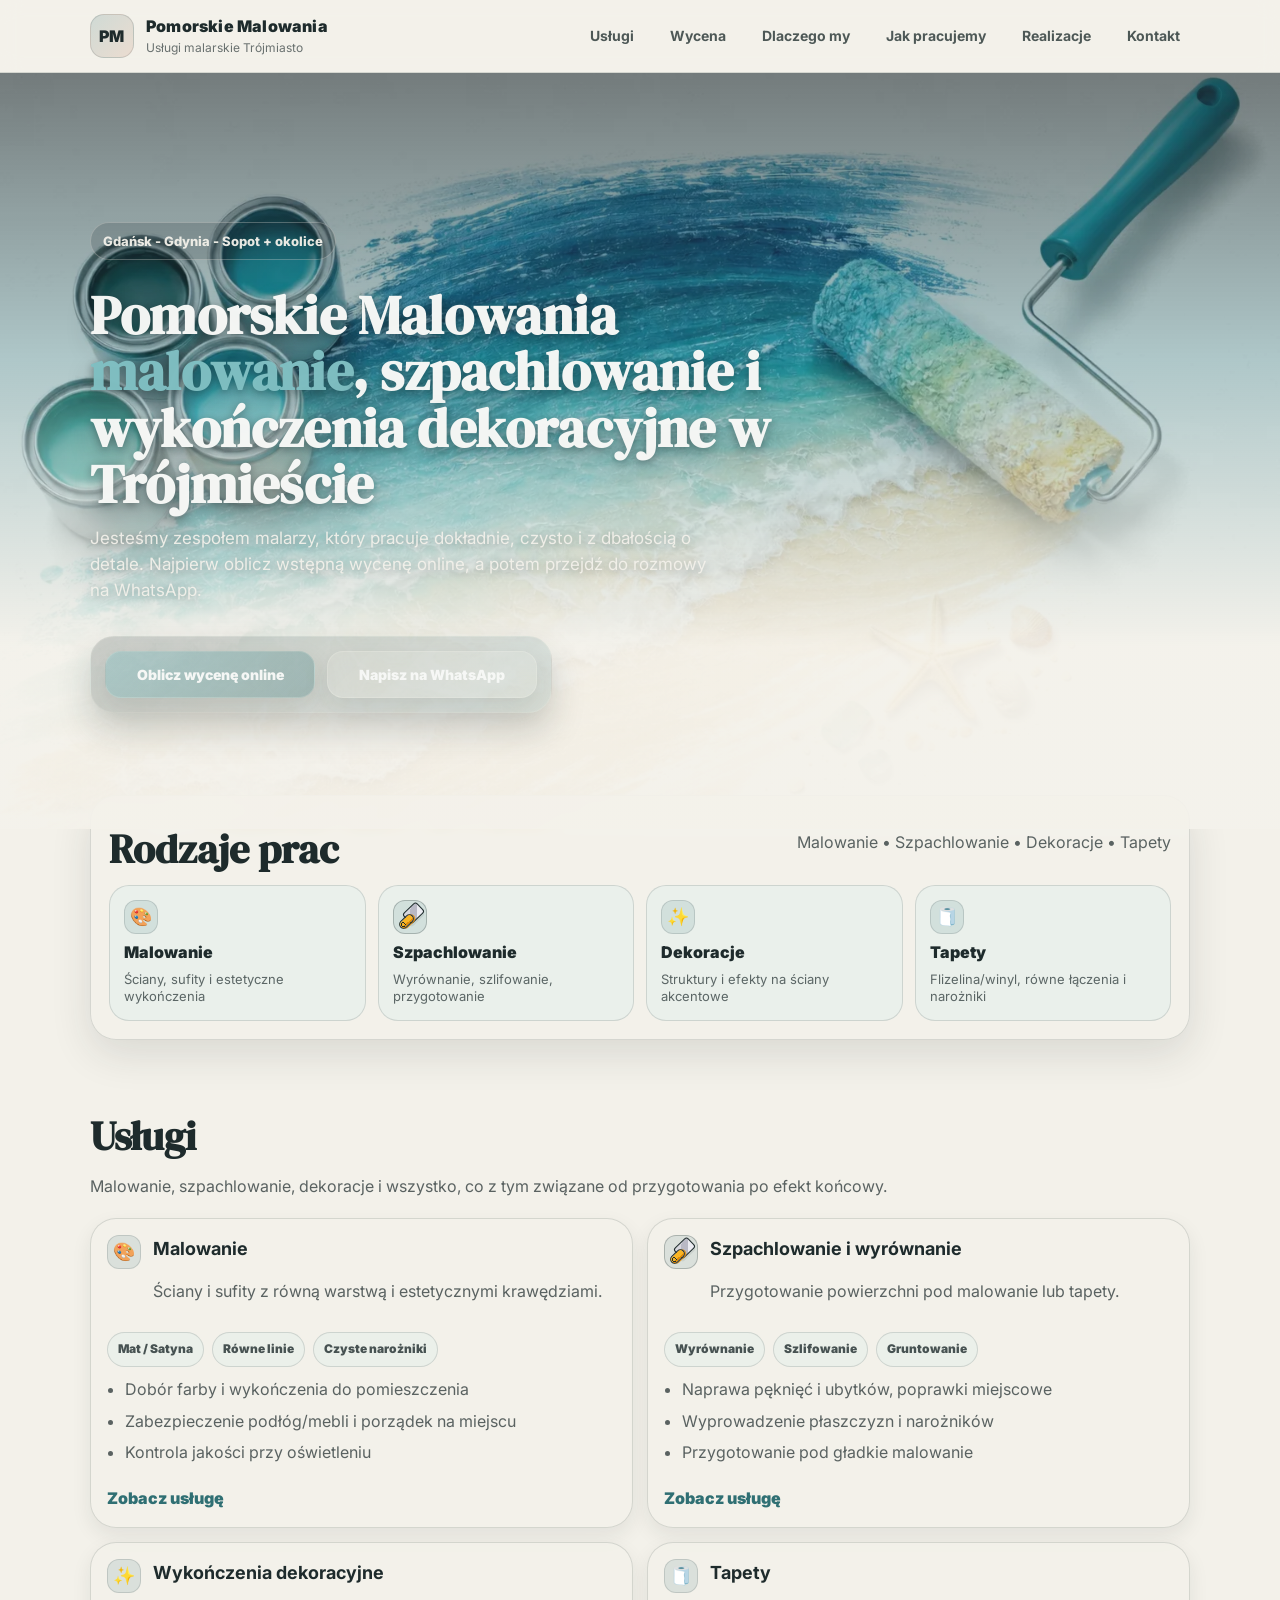
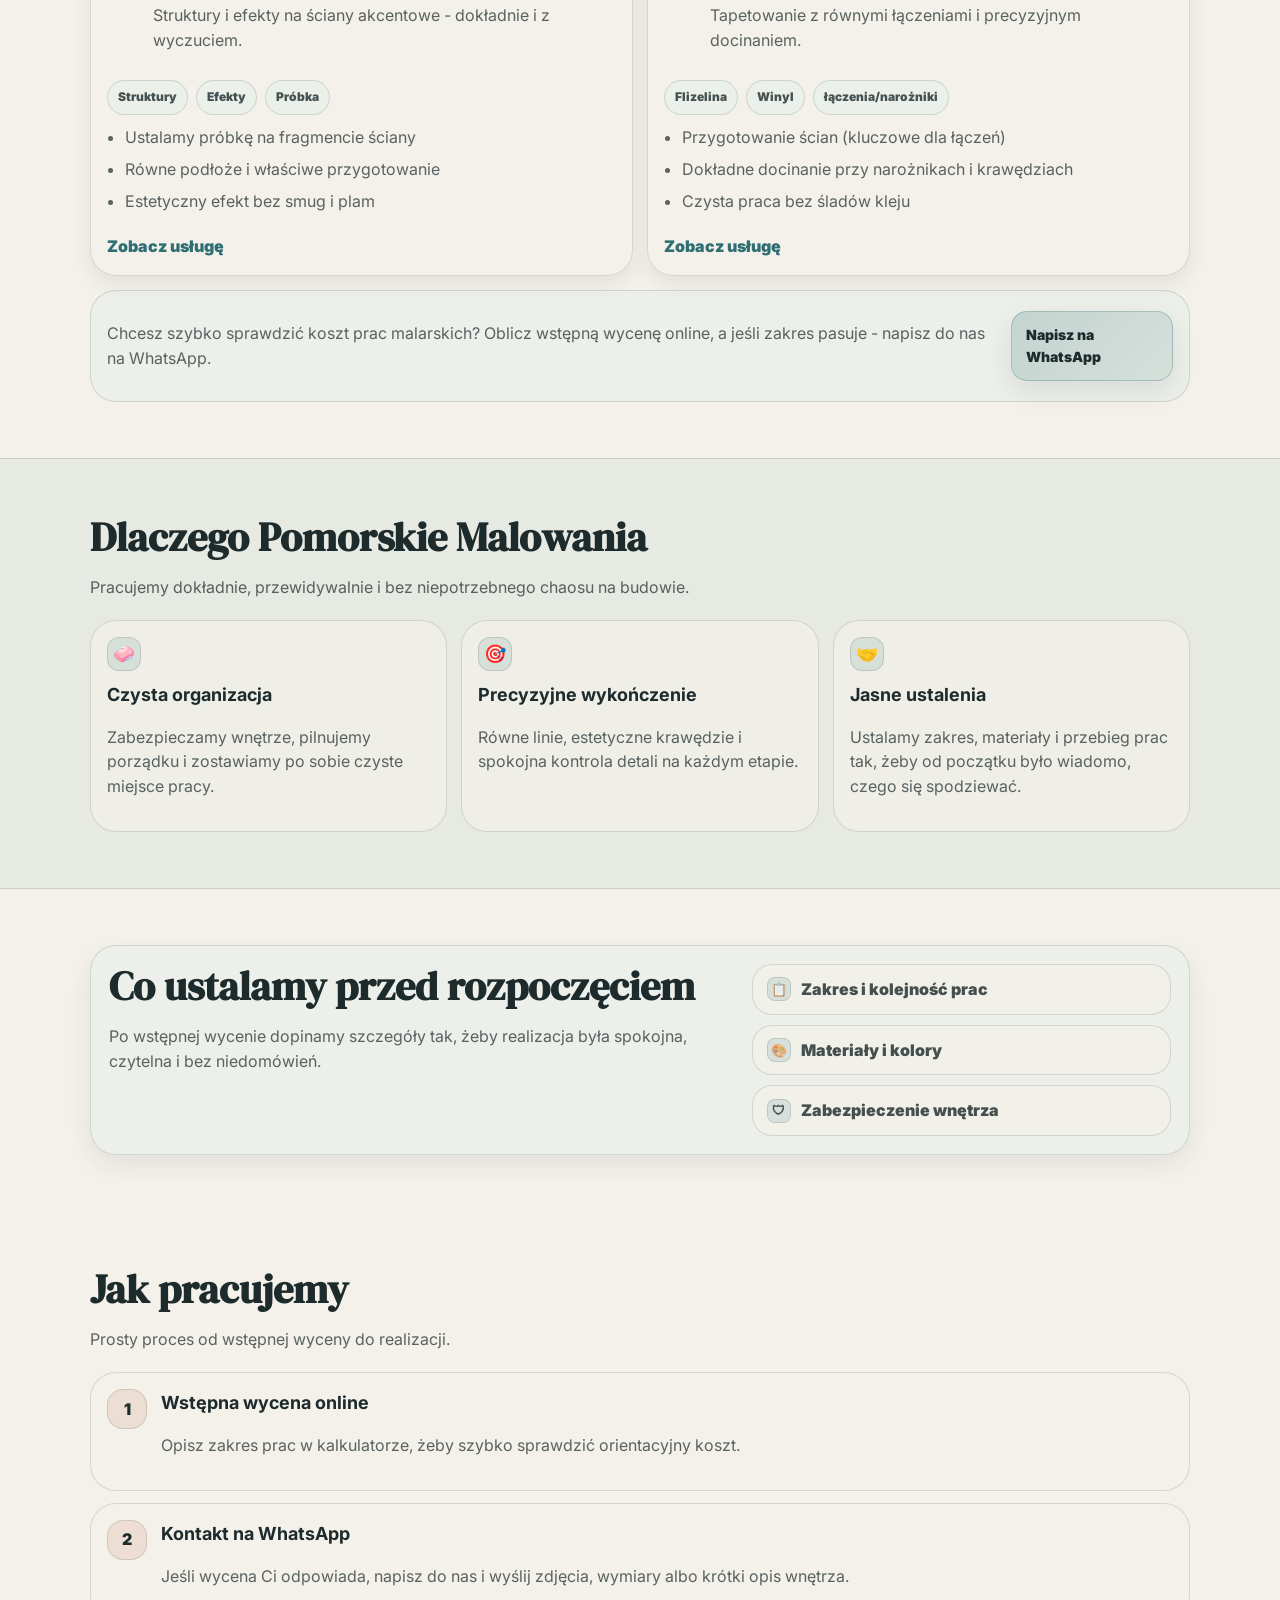
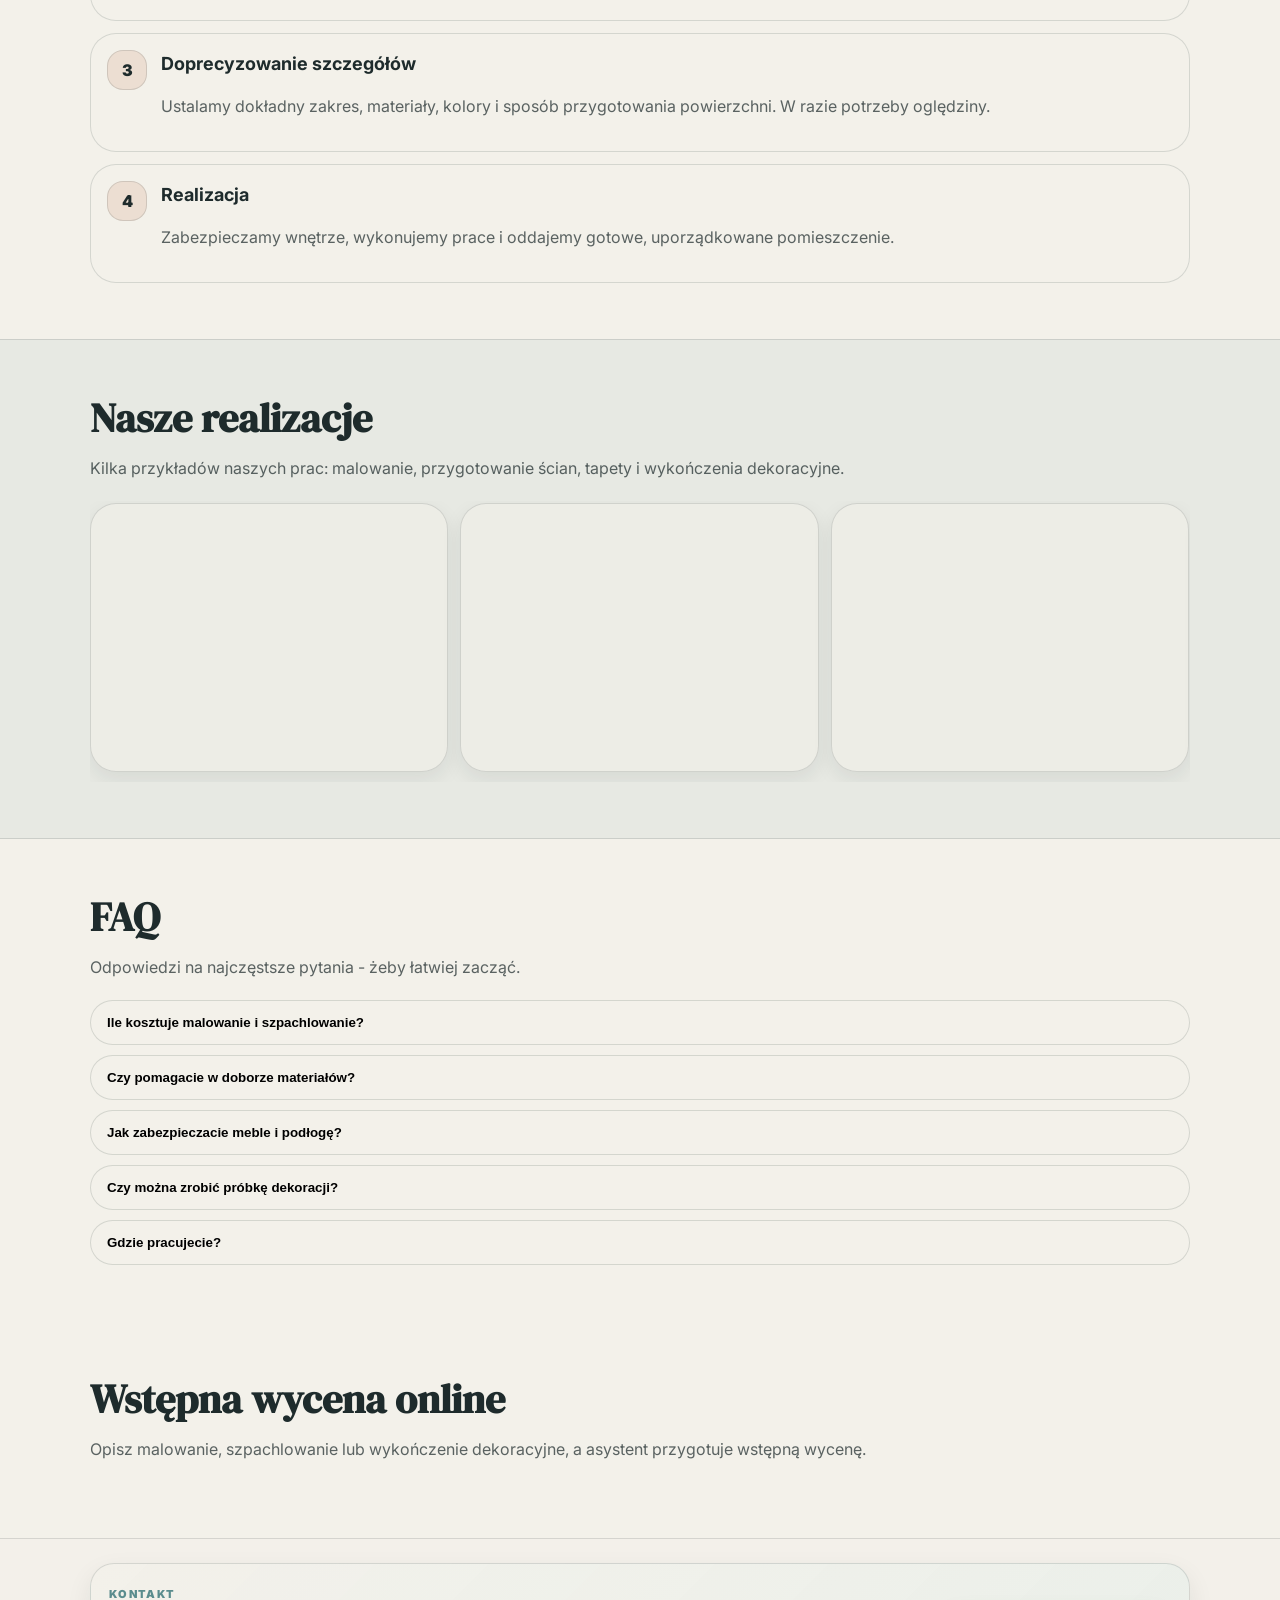
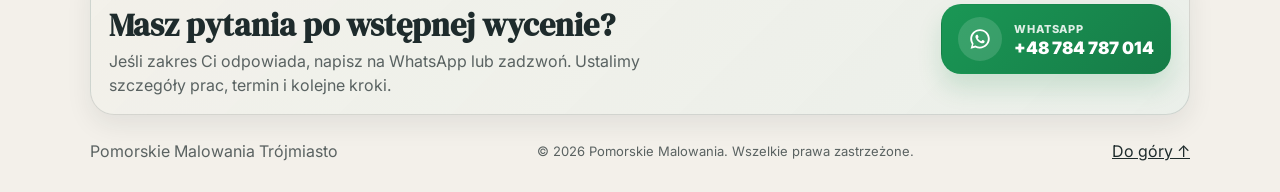
<file: index.html>
﻿<!doctype html>
<html lang="pl" data-lang="pl">
  <head>
    <meta charset="UTF-8" />
    <meta name="viewport" content="width=device-width, initial-scale=1" />
    <meta
      name="description"
      content="Pomorskie Malowania wykonuje malowanie, szpachlowanie, tapetowanie i wykończenia dekoracyjne w Gdańsku, Gdyni i Sopocie. Szybka wycena online i kontakt przez WhatsApp."
    />
    <meta name="robots" content="index,follow" />
    <meta name="theme-color" content="#2F6F73" />
    <meta
      property="og:title"
      content="Pomorskie Malowania | Malowanie, szpachlowanie i tapety Trójmiasto"
    />
    <meta
      property="og:description"
      content="Malowanie, szpachlowanie, tapetowanie i wykończenia dekoracyjne w Trójmieście. Wstępna wycena online i szybki kontakt przez WhatsApp."
    />
    <meta property="og:type" content="website" />
    <meta property="og:locale" content="pl_PL" />
    <meta property="og:url" content="https://pomorskie-malowania.pl/" />
    <meta property="og:image" content="./img/og-cover.jpg" />
    <link rel="canonical" href="https://pomorskie-malowania.pl/" />
    <title>Pomorskie Malowania | Malowanie, szpachlowanie i tapety Trójmiasto</title>
    <link rel="preconnect" href="https://fonts.googleapis.com" />
    <link rel="preconnect" href="https://fonts.gstatic.com" crossorigin />
    <link
      href="https://fonts.googleapis.com/css2?family=DM+Serif+Display&family=Inter:wght@400;500;600;700;800;900&display=swap"
      rel="stylesheet"
    />
    <link rel="preload" as="image" href="./img/hero-texture.webp" />

    <link rel="stylesheet" href="./style.css?v=20260321-1" />
    <link rel="icon" href="/favicon.ico" />
    <script type="application/ld+json" id="ldJson">
      {
        "@context": "https://schema.org",
        "@type": "LocalBusiness",
        "name": "Pomorskie Malowania",
        "areaServed": ["Gdańsk", "Gdynia", "Sopot"],
        "telephone": "+48 784 787 014",
        "url": "https://pomorskie-malowania.pl",
        "sameAs": ["https://www.instagram.com/valentin_butsenko13/"],
        "description": "Usługi malarskie: malowanie, szpachlowanie i wykończenia dekoracyjne. Trójmiasto, szybka wycena online i kontakt przez WhatsApp."
      }
    </script>
  </head>
  <body>
    <a class="skip-link" href="#top">Przejdź do treści</a>
    <header class="site-header">
      <div class="container header-row">
        <a class="brand" href="#top" aria-label="Pomorskie Malowania">
          <span class="brand-mark">PM</span>
          <span class="brand-text">
            <span class="brand-name">Pomorskie Malowania</span>
            <span class="brand-sub">Usługi malarskie Trójmiasto</span>
          </span>
        </a>
        <nav class="nav" aria-label="Nawigacja">
          <a href="#services">Usługi</a>
          <a href="#estimate">Wycena</a>
          <a href="#why">Dlaczego my</a>
          <a href="#process">Jak pracujemy</a>
          <a href="#gallery">Realizacje</a>
          <a href="#contact">Kontakt</a>
        </nav>
        <button
          class="burger"
          id="burger"
          data-label-open="Otwórz menu"
          data-label-close="Zamknij menu"
          aria-label="Otwórz menu"
          aria-expanded="false"
          aria-controls="mobileNav"
        >
          <span></span><span></span><span></span>
        </button>
      </div>
      <div class="mobile-nav" id="mobileNav">
        <a href="#services">Usługi</a>
        <a href="#estimate">Wycena</a>
        <a href="#why">Dlaczego my</a>
        <a href="#process">Jak pracujemy</a>
        <a href="#gallery">Realizacje</a>
        <a href="#faq">FAQ</a>
        <a href="#contact">Kontakt</a>
      </div>
    </header>
    <main id="top">
      <section class="hero-cover" aria-label="Ekran główny">
        <div class="hero-overlay"></div>
        <div class="container hero-content">
          <div class="hero-left">
            <p class="pill">Gdańsk - Gdynia - Sopot + okolice</p>
            <h1 class="h1">
              <span>Pomorskie Malowania </span>
              <span class="accent">malowanie</span>,
              <span>szpachlowanie i wykończenia dekoracyjne w Trójmieście</span>
            </h1>
            <p class="lead">
              Jesteśmy zespołem malarzy, który pracuje dokładnie, czysto i z
              dbałością o detale. Najpierw oblicz wstępną wycenę online, a
              potem przejdź do rozmowy na WhatsApp.
            </p>
            <div class="hero-actions">
              <a class="btn btn-primary" href="#estimate">Oblicz wycenę online</a>
              <a
                class="btn btn-ghost"
                href="https://wa.me/48784787014"
                target="_blank"
                rel="noopener"
                >Napisz na WhatsApp</a
              >
            </div>

          </div>
        </div>
      </section>
      <section class="peek" id="types">
        <div class="container">
          <div class="peek-card">
            <div class="peek-head">
              <h2 class="h2">Rodzaje prac</h2>
              <p class="muted">Malowanie • Szpachlowanie • Dekoracje • Tapety</p>
            </div>
            <div class="peek-grid">
              <a class="type" href="./malowanie-scian-sufitow-trojmiasto.html">
                <span class="ui-ico">&#127912;</span>
                <span class="type-title">Malowanie</span>
                <span class="type-text"
                  >Ściany, sufity i estetyczne wykończenia</span
                >
              </a>
              <a class="type" href="./szpachlowanie-scian-trojmiasto.html">
                <span class="ui-ico ui-ico-putty" aria-hidden="true"></span>
                <span class="type-title">Szpachlowanie</span>
                <span class="type-text"
                  >Wyrównanie, szlifowanie, przygotowanie</span
                >
              </a>
              <a class="type" href="./wykonczenia-dekoracyjne-trojmiasto.html">
                <span class="ui-ico">&#10024;</span>
                <span class="type-title">Dekoracje</span>
                <span class="type-text"
                  >Struktury i efekty na ściany akcentowe</span
                >
              </a>
              <a class="type" href="./tapetowanie-trojmiasto.html">
                <span class="ui-ico">&#129531;</span>
                <span class="type-title">Tapety</span>
                <span class="type-text"
                  >Flizelina/winyl, równe łączenia i narożniki</span
                >
              </a>
            </div>
          </div>
        </div>
      </section>
      <section class="section" id="services">
        <div class="container">
          <div class="section-head">
            <h2 class="h2">Usługi</h2>
            <p class="muted">
              Malowanie, szpachlowanie, dekoracje i wszystko, co z tym związane
              od przygotowania po efekt końcowy.
            </p>
          </div>
          <div class="service-grid">
            <article class="service">
              <div class="service-top">
                <span class="ui-ico">&#127912;</span>
                <div>
                  <h3 class="h3">Malowanie</h3>
                  <p class="muted">
                    Ściany i sufity z równą warstwą i estetycznymi krawędziami.
                  </p>
                </div>
              </div>
              <div class="tags">
                <span class="tag">Mat / Satyna</span>
                <span class="tag">Równe linie</span>
                <span class="tag">Czyste narożniki</span>
              </div>
              <ul class="service-list">
                <li>Dobór farby i wykończenia do pomieszczenia</li>
                <li>Zabezpieczenie podłóg/mebli i porządek na miejscu</li>
                <li>Kontrola jakości przy oświetleniu</li>
              </ul>
              <a class="service-more" href="./malowanie-scian-sufitow-trojmiasto.html">Zobacz usługę</a>
            </article>
            <article class="service">
              <div class="service-top">
                <span class="ui-ico ui-ico-putty" aria-hidden="true"></span>
                <div>
                  <h3 class="h3">Szpachlowanie i wyrównanie</h3>
                  <p class="muted">
                    Przygotowanie powierzchni pod malowanie lub tapety.
                  </p>
                </div>
              </div>
              <div class="tags">
                <span class="tag">Wyrównanie</span>
                <span class="tag">Szlifowanie</span>
                <span class="tag">Gruntowanie</span>
              </div>
              <ul class="service-list">
                <li>Naprawa pęknięć i ubytków, poprawki miejscowe</li>
                <li>Wyprowadzenie płaszczyzn i narożników</li>
                <li>Przygotowanie pod gładkie malowanie</li>
              </ul>
              <a class="service-more" href="./szpachlowanie-scian-trojmiasto.html">Zobacz usługę</a>
            </article>
            <article class="service">
              <div class="service-top">
                <span class="ui-ico">&#10024;</span>
                <div>
                  <h3 class="h3">Wykończenia dekoracyjne</h3>
                  <p class="muted">
                    Struktury i efekty na ściany akcentowe - dokładnie i z
                    wyczuciem.
                  </p>
                </div>
              </div>
              <div class="tags">
                <span class="tag">Struktury</span>
                <span class="tag">Efekty</span>
                <span class="tag">Próbka</span>
              </div>
              <ul class="service-list">
                <li>Ustalamy próbkę na fragmencie ściany</li>
                <li>Równe podłoże i właściwe przygotowanie</li>
                <li>Estetyczny efekt bez smug i plam</li>
              </ul>
              <a class="service-more" href="./wykonczenia-dekoracyjne-trojmiasto.html">Zobacz usługę</a>
            </article>
            <article class="service">
              <div class="service-top">
                <span class="ui-ico">&#129531;</span>
                <div>
                  <h3 class="h3">Tapety</h3>
                  <p class="muted">
                    Tapetowanie z równymi łączeniami i precyzyjnym docinaniem.
                  </p>
                </div>
              </div>
              <div class="tags">
                <span class="tag">Flizelina</span>
                <span class="tag">Winyl</span>
                <span class="tag">łączenia/narożniki</span>
              </div>
              <ul class="service-list">
                <li>Przygotowanie ścian (kluczowe dla łączeń)</li>
                <li>Dokładne docinanie przy narożnikach i krawędziach</li>
                <li>Czysta praca bez śladów kleju</li>
              </ul>
              <a class="service-more" href="./tapetowanie-trojmiasto.html">Zobacz usługę</a>
            </article>
          </div>
          <div class="service-cta">
            <p class="muted">
              Chcesz szybko sprawdzić koszt prac malarskich? Oblicz wstępną wycenę online,
              a jeśli zakres pasuje - napisz do nas na WhatsApp.
            </p>
            <a
              class="btn btn-primary"
              href="https://wa.me/48784787014"
              target="_blank"
              rel="noopener"
              >Napisz na WhatsApp</a
            >
          </div>
        </div>
      </section>
      <section class="section section-soft" id="why">
        <div class="container">
          <div class="section-head">
            <h2 class="h2">Dlaczego Pomorskie Malowania</h2>
            <p class="muted">
              Pracujemy dokładnie, przewidywalnie i bez niepotrzebnego chaosu
              na budowie.
            </p>
          </div>
          <div class="grid-3">
            <div class="feature">
              <span class="ui-ico">🧼</span>
              <h3 class="h3">Czysta organizacja</h3>
              <p class="muted">
                Zabezpieczamy wnętrze, pilnujemy porządku i zostawiamy po sobie
                czyste miejsce pracy.
              </p>
            </div>
            <div class="feature">
              <span class="ui-ico">🎯</span>
              <h3 class="h3">Precyzyjne wykończenie</h3>
              <p class="muted">
                Równe linie, estetyczne krawędzie i spokojna kontrola detali na
                każdym etapie.
              </p>
            </div>
            <div class="feature">
              <span class="ui-ico">🤝</span>
              <h3 class="h3">Jasne ustalenia</h3>
              <p class="muted">
                Ustalamy zakres, materiały i przebieg prac tak, żeby od początku
                było wiadomo, czego się spodziewać.
              </p>
            </div>
          </div>
        </div>
      </section>
      <section class="section">
        <div class="container">
          <div class="promise">
            <div class="promise-left">
              <h2 class="h2">Co ustalamy przed rozpoczęciem</h2>
              <p class="muted">
                Po wstępnej wycenie dopinamy szczegóły tak, żeby realizacja była
                spokojna, czytelna i bez niedomówień.
              </p>
            </div>
            <div class="promise-right">
              <div class="promise-item">
                <span class="ui-ico">📋</span>Zakres i kolejność prac
              </div>
              <div class="promise-item">
                <span class="ui-ico">🎨</span>Materiały i kolory
              </div>
              <div class="promise-item">
                <span class="ui-ico">🛡</span>Zabezpieczenie wnętrza
              </div>
            </div>
          </div>
        </div>
      </section>
      <section class="section" id="process">
        <div class="container">
          <div class="section-head">
            <h2 class="h2">Jak pracujemy</h2>
            <p class="muted">Prosty proces od wstępnej wyceny do realizacji.</p>
          </div>
          <ol class="steps">
            <li class="step">
              <span class="step-num">1</span>
              <div>
                <h3 class="h3">Wstępna wycena online</h3>
                <p class="muted">
                  Opisz zakres prac w kalkulatorze, żeby szybko sprawdzić
                  orientacyjny koszt.
                </p>
              </div>
            </li>
            <li class="step">
              <span class="step-num">2</span>
              <div>
                <h3 class="h3">Kontakt na WhatsApp</h3>
                <p class="muted">
                  Jeśli wycena Ci odpowiada, napisz do nas i wyślij zdjęcia,
                  wymiary albo krótki opis wnętrza.
                </p>
              </div>
            </li>
            <li class="step">
              <span class="step-num">3</span>
              <div>
                <h3 class="h3">Doprecyzowanie szczegółów</h3>
                <p class="muted">
                  Ustalamy dokładny zakres, materiały, kolory i sposób
                  przygotowania powierzchni. W razie potrzeby oględziny.
                </p>
              </div>
            </li>
            <li class="step">
              <span class="step-num">4</span>
              <div>
                <h3 class="h3">Realizacja</h3>
                <p class="muted">
                  Zabezpieczamy wnętrze, wykonujemy prace i oddajemy gotowe,
                  uporządkowane pomieszczenie.
                </p>
              </div>
            </li>
          </ol>
        </div>
      </section>
      <section class="section section-soft" id="gallery">
        <div class="container">
          <div class="section-head">
            <h2 class="h2">Nasze realizacje</h2>
            <p class="muted">
              Kilka przykładów naszych prac: malowanie, przygotowanie ścian,
              tapety i wykończenia dekoracyjne.
            </p>
          </div>
          <div class="gallery" id="galleryGrid">
            <figure class="shot">
              <picture>
                <source srcset="./img/works/work-01.webp" type="image/webp" />
                <img
                  src="./img/works/work-01.jpg"
                  alt="Malowanie ścian - realizacja"
                  loading="lazy"
                  decoding="async"
                  data-full="./img/works/work-01.webp"
                />
              </picture>
            </figure>
            <figure class="shot">
              <picture>
                <source srcset="./img/works/work-02.webp" type="image/webp" />
                <img
                  src="./img/works/work-02.jpg"
                  alt="Malowanie i przygotowanie ścian - realizacja"
                  loading="lazy"
                  decoding="async"
                  data-full="./img/works/work-02.webp"
                />
              </picture>
            </figure>
            <figure class="shot">
              <picture>
                <source srcset="./img/works/work-03.webp" type="image/webp" />
                <img
                  src="./img/works/work-03.jpg"
                  alt="Tapety lub wykończenie dekoracyjne - realizacja"
                  loading="lazy"
                  decoding="async"
                  data-full="./img/works/work-03.webp"
                />
              </picture>
            </figure>
            <figure class="shot">
              <picture>
                <source srcset="./img/works/work-04.webp" type="image/webp" />
                <img
                  src="./img/works/work-04.jpg"
                  alt="Malowanie pomieszczenia - realizacja"
                  loading="lazy"
                  decoding="async"
                  data-full="./img/works/work-04.webp"
                />
              </picture>
            </figure>
            <figure class="shot">
              <picture>
                <source srcset="./img/works/work-05.webp" type="image/webp" />
                <img
                  src="./img/works/work-05.jpg"
                  alt="Malowanie ścian w mocnym kolorze - realizacja"
                  loading="lazy"
                  decoding="async"
                  data-full="./img/works/work-05.webp"
                />
              </picture>
            </figure>
            <figure class="shot">
              <picture>
                <source srcset="./img/works/work-06.webp" type="image/webp" />
                <img
                  src="./img/works/work-06.jpg"
                  alt="Kontrastowe malowanie ścian - realizacja"
                  loading="lazy"
                  decoding="async"
                  data-full="./img/works/work-06.webp"
                />
              </picture>
            </figure>
            <figure class="shot">
              <picture>
                <source srcset="./img/works/work-07.webp" type="image/webp" />
                <img
                  src="./img/works/work-07.jpg"
                  alt="Malowanie jasnych ścian - realizacja"
                  loading="lazy"
                  decoding="async"
                  data-full="./img/works/work-07.webp"
                />
              </picture>
            </figure>
            <figure class="shot">
              <picture>
                <source srcset="./img/works/work-08.webp" type="image/webp" />
                <img
                  src="./img/works/work-08.jpg"
                  alt="Malowanie salonu - realizacja"
                  loading="lazy"
                  decoding="async"
                  data-full="./img/works/work-08.webp"
                />
              </picture>
            </figure>
            <figure class="shot">
              <picture>
                <source srcset="./img/works/work-09.webp" type="image/webp" />
                <img
                  src="./img/works/work-09.jpg"
                  alt="Malowanie sufitu i ścian - realizacja"
                  loading="lazy"
                  decoding="async"
                  data-full="./img/works/work-09.webp"
                />
              </picture>
            </figure>
          </div>
        </div>
      </section>
      <section class="section">
        <div class="container">
          <div class="faq-wrap" id="faq">
            <div class="section-head">
              <h2 class="h2">FAQ</h2>
              <p class="muted">
                Odpowiedzi na najczęstsze pytania - żeby łatwiej zacząć.
              </p>
            </div>
            <div class="faq">
              <button class="faq-q" type="button" aria-expanded="false">
                Ile kosztuje malowanie i szpachlowanie?
              </button>
              <div class="faq-a">
                Cena zależy od stanu ścian, zakresu przygotowania i materiałów.
                Najszybciej: zdjęcia/wideo na WhatsApp + m².
              </div>
              <button class="faq-q" type="button" aria-expanded="false">
                Czy pomagacie w doborze materiałów?
              </button>
              <div class="faq-a">
                Tak. Doradzimy farby/grunty/szpachle pod zadanie i budżet.
                Możemy pracować na Twoich lub naszych materiałach.
              </div>
              <button class="faq-q" type="button" aria-expanded="false">
                Jak zabezpieczacie meble i podłogę?
              </button>
              <div class="faq-a">
                Folie, kartony, taśmy - wszystko zabezpieczone. Po pracach
                wynosimy odpady i zostawiamy porządek.
              </div>
              <button class="faq-q" type="button" aria-expanded="false">
                Czy można zrobić próbkę dekoracji?
              </button>
              <div class="faq-a">
                Tak, polecamy próbkę na fragmencie ściany - widać fakturę i
                kolor.
              </div>
              <button class="faq-q" type="button" aria-expanded="false">
                Gdzie pracujecie?
              </button>
              <div class="faq-a">
                Gdańsk, Gdynia, Sopot i okolice. Jeśli dalej - napisz, dogadamy
                się.
              </div>
            </div>
          </div>
        </div>
      </section>

      <section class="section" id="estimate">
        <div class="container">
          <div class="section-head">
            <h2 class="h2">Wstępna wycena online</h2>
            <p class="muted">
              Opisz malowanie, szpachlowanie lub wykończenie dekoracyjne, a asystent przygotuje wstępną wycenę.
            </p>
          </div>
          <script
            src="https://api.pomorskie-malowania.pl/embed.js"
            data-height="820"
            data-max-width="980px"
            data-title="Kalkulator wyceny"
            data-whatsapp-phone="48784787014"
          ></script>
        </div>
      </section>
    </main>
    <footer class="footer" id="contact">
      <div class="container footer-stack">
        <div class="footer-contact-card">
          <div class="footer-contact-copy">
            <span class="footer-kicker">Kontakt</span>
            <h2 class="footer-title">Masz pytania po wstępnej wycenie?</h2>
            <p class="muted footer-text">
              Jeśli zakres Ci odpowiada, napisz na WhatsApp lub zadzwoń. Ustalimy
              szczegóły prac, termin i kolejne kroki.
            </p>
          </div>
          <a
            class="footer-whatsapp"
            href="https://wa.me/48784787014"
            target="_blank"
            rel="noopener"
            aria-label="Napisz na WhatsApp +48 784 787 014"
          >
            <span class="footer-whatsapp-icon" aria-hidden="true">
              <svg viewBox="0 0 32 32" focusable="false">
                <path
                  d="M16 3C8.83 3 3 8.71 3 15.76c0 2.54.76 4.98 2.2 7.08L3.5 29l6.39-1.66A13.2 13.2 0 0 0 16 28.53c7.17 0 13-5.72 13-12.77S23.17 3 16 3Zm0 23.3c-1.9 0-3.76-.5-5.39-1.46l-.39-.23-3.79.98 1.01-3.66-.25-.38a10.97 10.97 0 0 1-1.7-5.79c0-5.82 4.71-10.55 10.51-10.55 5.8 0 10.51 4.73 10.51 10.55 0 5.82-4.71 10.54-10.51 10.54Zm5.76-7.9c-.31-.15-1.83-.89-2.11-.99-.28-.1-.49-.15-.69.15-.2.3-.79.99-.97 1.2-.18.2-.36.23-.67.08-.31-.15-1.3-.47-2.47-1.5a9.24 9.24 0 0 1-1.72-2.1c-.18-.3-.02-.46.13-.61.14-.14.31-.36.46-.53.15-.18.2-.3.31-.5.1-.2.05-.38-.03-.53-.08-.15-.69-1.66-.95-2.28-.25-.59-.5-.51-.69-.52h-.59c-.2 0-.53.08-.81.38s-1.06 1.03-1.06 2.51 1.08 2.9 1.24 3.1c.15.2 2.11 3.34 5.11 4.67.71.31 1.26.5 1.69.64.71.23 1.35.2 1.86.12.57-.09 1.83-.75 2.09-1.47.26-.72.26-1.34.18-1.47-.08-.13-.28-.2-.59-.35Z"
                />
              </svg>
            </span>
            <span class="footer-whatsapp-copy">
              <span class="footer-whatsapp-label">WhatsApp</span>
              <span class="footer-whatsapp-number">+48 784 787 014</span>
            </span>
          </a>
        </div>
        <div class="footer-row">
          <span class="muted">Pomorskie Malowania Trójmiasto</span>
          <p class="tiny muted" style="margin-top: 12px">
            © <span id="year"></span> Pomorskie Malowania.
            <span>Wszelkie prawa zastrzeżone.</span>
          </p>
          <a class="muted link" href="#top">Do góry ↑</a>
        </div>
      </div>
    </footer>
    <div class="lightbox" id="lightbox" aria-hidden="true">
      <div class="lightbox-backdrop" data-close="1"></div>
      <div
        class="lightbox-panel"
        role="dialog"
        aria-modal="true"
        aria-label="Podgląd zdjęcia"
      >
        <button
          class="lightbox-close"
          type="button"
          aria-label="Zamknij"
          data-close="1"
        >
          x
        </button>
        <button
          class="lightbox-nav lightbox-prev"
          type="button"
          aria-label="Poprzednie zdjęcie"
          data-nav="-1"
        >
          &lt;
        </button>
        <img class="lightbox-img" id="lightboxImg" alt="" />
        <button
          class="lightbox-nav lightbox-next"
          type="button"
          aria-label="Następne zdjęcie"
          data-nav="1"
        >
          &gt;
        </button>
        <div class="lightbox-count" id="lightboxCount" aria-live="polite"></div>
      </div>
    </div>
    <script src="./script.js?v=20260314-1"></script>
  </body>
</html>
</file>
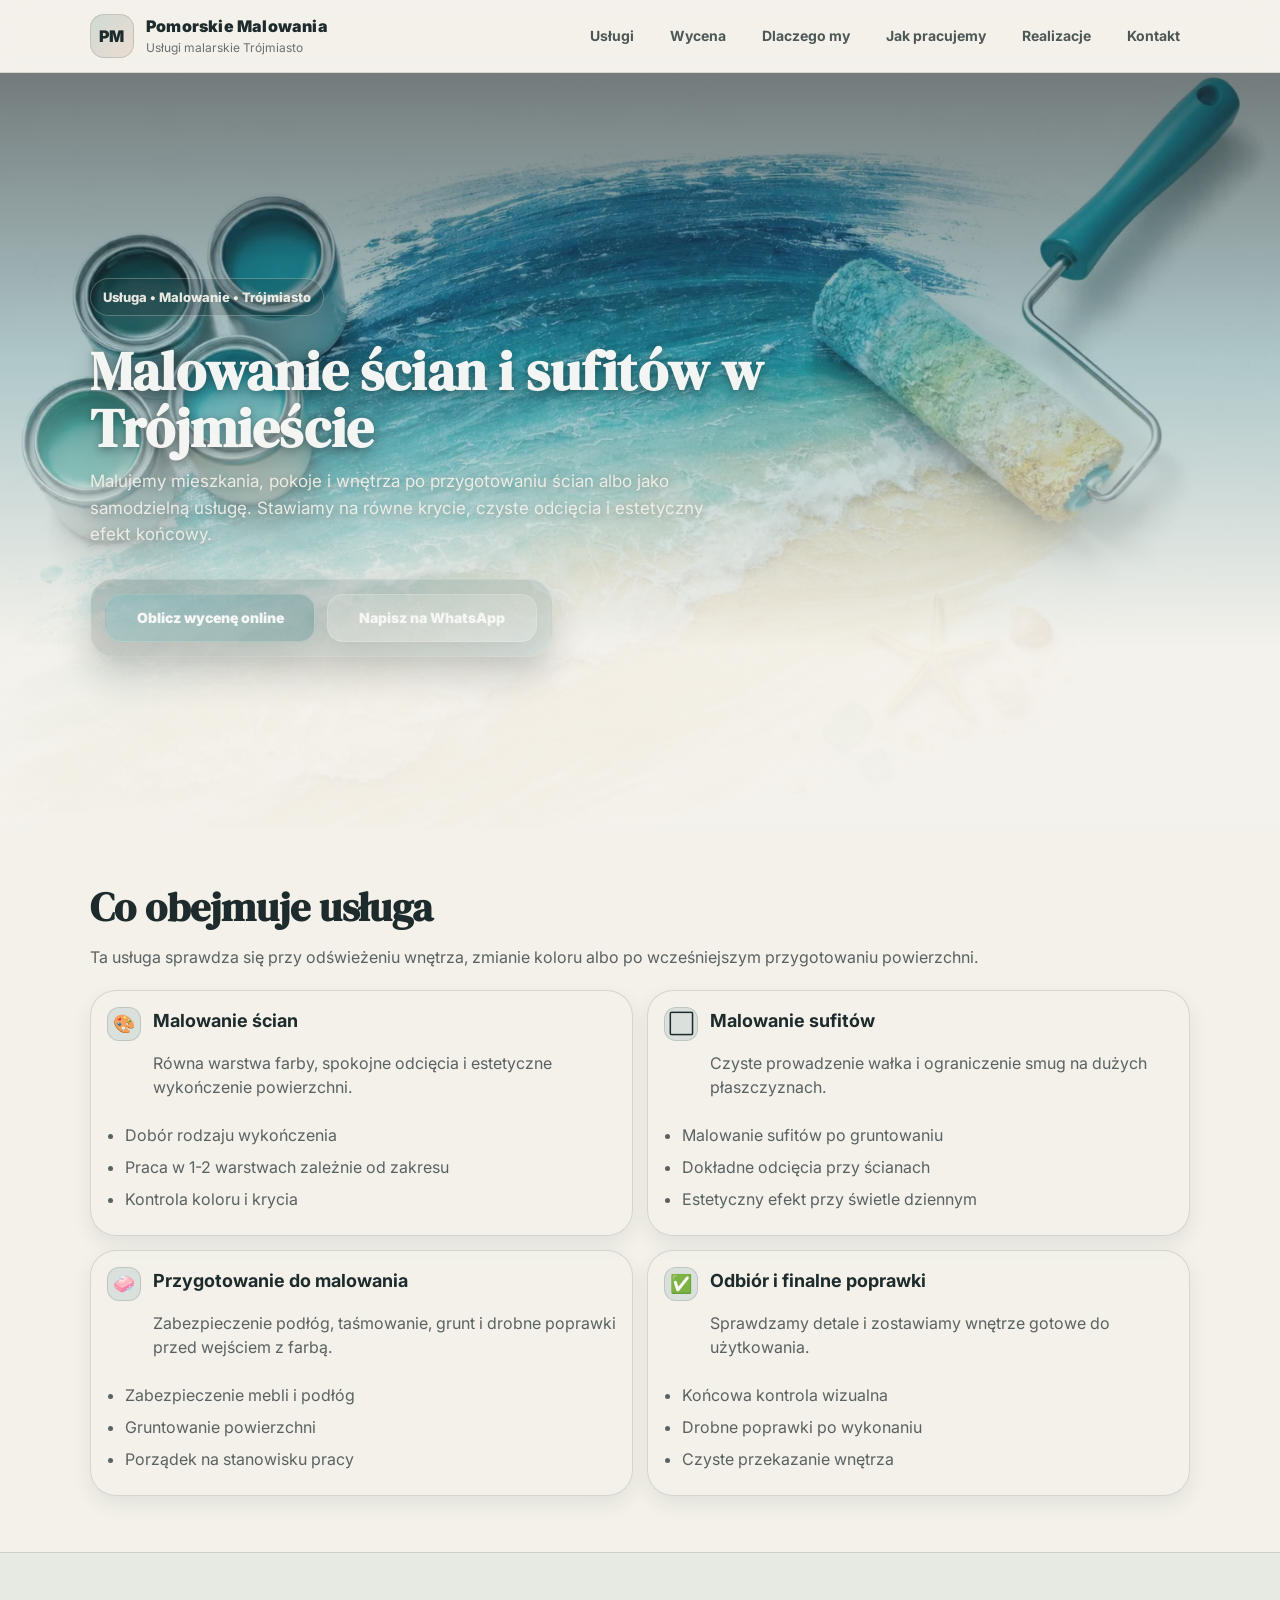
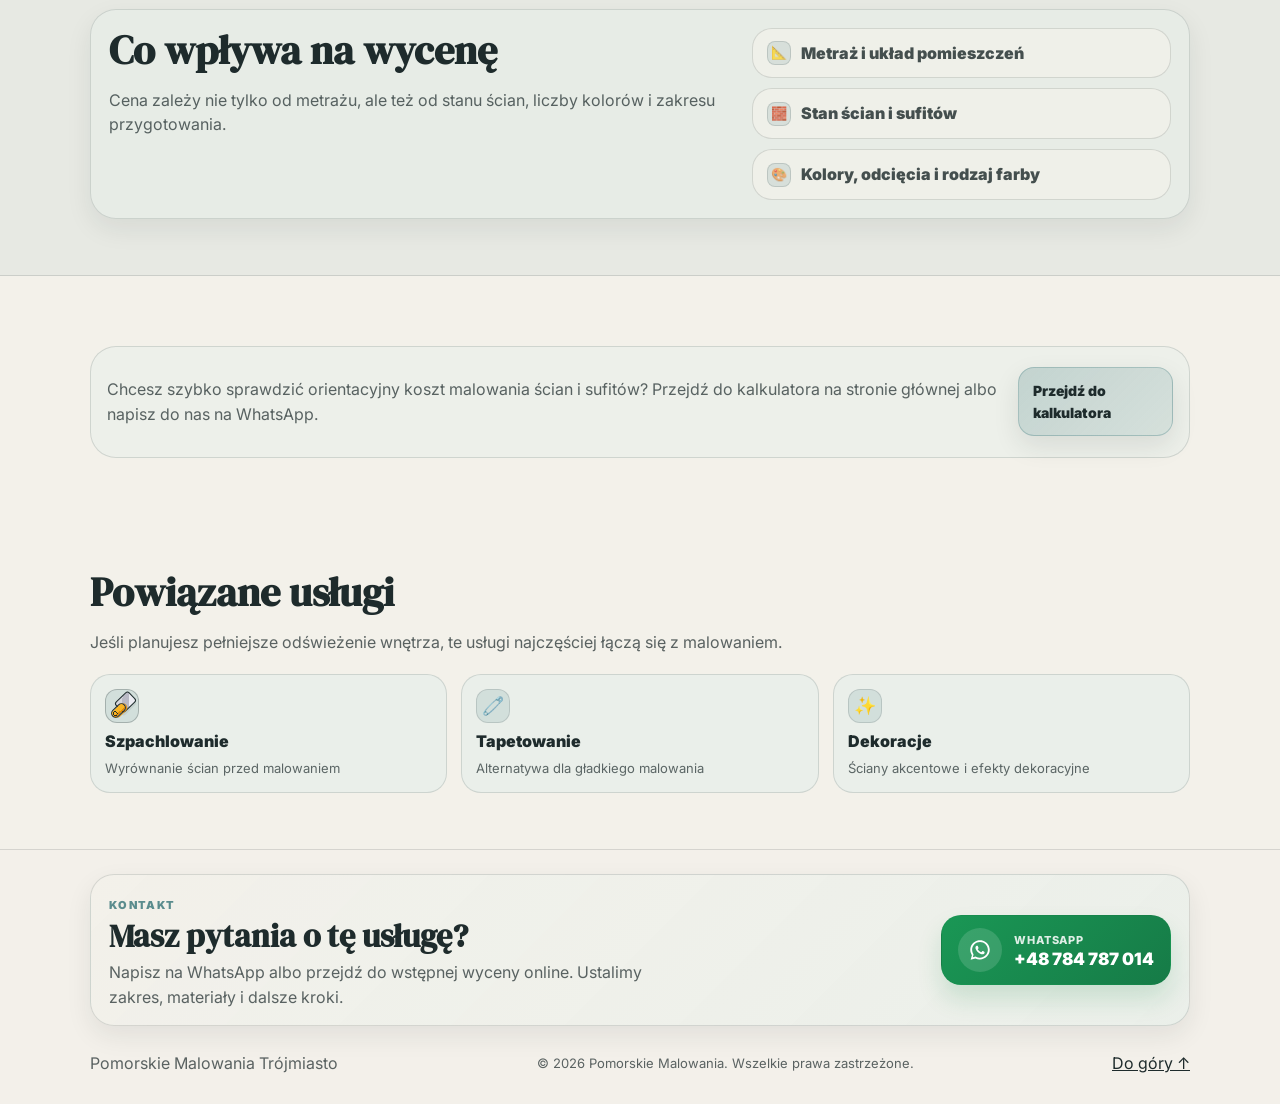
<file: malowanie-scian-sufitow-trojmiasto.html>
﻿<!doctype html>
<html lang="pl" data-lang="pl">
  <head>
    <meta charset="UTF-8" />
    <meta name="viewport" content="width=device-width, initial-scale=1" />
    <meta name="description" content="Malowanie ścian i sufitów w Gdańsku, Gdyni i Sopocie. Równe odcięcia, estetyczne wykończenie, pomoc w doborze farby i szybka wycena online." />
    <meta name="robots" content="index,follow" />
    <meta name="theme-color" content="#2F6F73" />
    <meta property="og:title" content="Malowanie ścian i sufitów Trójmiasto | Pomorskie Malowania" />
    <meta property="og:description" content="Malowanie ścian i sufitów w Trójmieście. Czysta praca, równe odcięcia i szybka wycena online." />
    <meta property="og:type" content="website" />
    <meta property="og:locale" content="pl_PL" />
    <meta property="og:url" content="https://pomorskie-malowania.pl/malowanie-scian-sufitow-trojmiasto.html" />
    <meta property="og:image" content="./img/og-cover.jpg" />
    <link rel="canonical" href="https://pomorskie-malowania.pl/malowanie-scian-sufitow-trojmiasto.html" />
    <title>Malowanie ścian i sufitów Trójmiasto | Pomorskie Malowania</title>
    <link rel="preconnect" href="https://fonts.googleapis.com" />
    <link rel="preconnect" href="https://fonts.gstatic.com" crossorigin />
    <link
      href="https://fonts.googleapis.com/css2?family=DM+Serif+Display&family=Inter:wght@400;500;600;700;800;900&display=swap"
      rel="stylesheet"
    />
    <link rel="preload" as="image" href="./img/hero-texture.webp" />
    <link rel="stylesheet" href="./style.css?v=20260321-1" />
    <link rel="icon" href="/favicon.ico" />
    <script type="application/ld+json">
      {
        "@context": "https://schema.org",
        "@type": "Service",
        "name": "Malowanie ścian i sufitów",
        "serviceType": "Malowanie ścian i sufitów",
        "areaServed": ["Gdańsk", "Gdynia", "Sopot"],
        "provider": {
          "@type": "LocalBusiness",
          "name": "Pomorskie Malowania",
          "telephone": "+48 784 787 014",
          "url": "https://pomorskie-malowania.pl"
        }
      }
    </script>
  </head>
  <body>
    <a class="skip-link" href="#top">Przejdź do treści</a>
    <header class="site-header">
      <div class="container header-row">
        <a class="brand" href="./index.html" aria-label="Pomorskie Malowania">
          <span class="brand-mark">PM</span>
          <span class="brand-text">
            <span class="brand-name">Pomorskie Malowania</span>
            <span class="brand-sub">Usługi malarskie Trójmiasto</span>
          </span>
        </a>
        <nav class="nav" aria-label="Nawigacja">
          <a href="./index.html#services">Usługi</a>
          <a href="./index.html#estimate">Wycena</a>
          <a href="./index.html#why">Dlaczego my</a>
          <a href="./index.html#process">Jak pracujemy</a>
          <a href="./index.html#gallery">Realizacje</a>
          <a href="./index.html#contact">Kontakt</a>
        </nav>
        <button
          class="burger"
          id="burger"
          data-label-open="Otwórz menu"
          data-label-close="Zamknij menu"
          aria-label="Otwórz menu"
          aria-expanded="false"
          aria-controls="mobileNav"
        >
          <span></span><span></span><span></span>
        </button>
      </div>
      <div class="mobile-nav" id="mobileNav">
        <a href="./index.html#services">Usługi</a>
        <a href="./index.html#estimate">Wycena</a>
        <a href="./index.html#why">Dlaczego my</a>
        <a href="./index.html#process">Jak pracujemy</a>
        <a href="./index.html#gallery">Realizacje</a>
        <a href="./index.html#faq">FAQ</a>
        <a href="./index.html#contact">Kontakt</a>
      </div>
    </header>
    <main id="top">
      <section class="hero-cover service-hero" aria-label="Malowanie ścian i sufitów w Trójmieście">
        <div class="hero-overlay"></div>
        <div class="container hero-content">
          <div class="hero-left">
            <p class="pill">Usługa • Malowanie • Trójmiasto</p>
            <h1 class="h1">Malowanie ścian i sufitów w Trójmieście</h1>
            <p class="lead">Malujemy mieszkania, pokoje i wnętrza po przygotowaniu ścian albo jako samodzielną usługę. Stawiamy na równe krycie, czyste odcięcia i estetyczny efekt końcowy.</p>
            <div class="hero-actions">
              <a class="btn btn-primary" href="./index.html#estimate">Oblicz wycenę online</a>
              <a class="btn btn-ghost" href="https://wa.me/48784787014" target="_blank" rel="noopener">Napisz na WhatsApp</a>
            </div>
          </div>
        </div>
      </section>

      <section class="section">
        <div class="container">
          <div class="section-head">
            <h2 class="h2">Co obejmuje usługa</h2>
            <p class="muted">Ta usługa sprawdza się przy odświeżeniu wnętrza, zmianie koloru albo po wcześniejszym przygotowaniu powierzchni.</p>
          </div>
          <div class="service-grid">
            <article class="service">
              <div class="service-top"><span class="ui-ico">🎨</span><div><h3 class="h3">Malowanie ścian</h3><p class="muted">Równa warstwa farby, spokojne odcięcia i estetyczne wykończenie powierzchni.</p></div></div>
              <ul class="service-list"><li>Dobór rodzaju wykończenia</li><li>Praca w 1-2 warstwach zależnie od zakresu</li><li>Kontrola koloru i krycia</li></ul>
            </article>
            <article class="service">
              <div class="service-top"><span class="ui-ico">⬜</span><div><h3 class="h3">Malowanie sufitów</h3><p class="muted">Czyste prowadzenie wałka i ograniczenie smug na dużych płaszczyznach.</p></div></div>
              <ul class="service-list"><li>Malowanie sufitów po gruntowaniu</li><li>Dokładne odcięcia przy ścianach</li><li>Estetyczny efekt przy świetle dziennym</li></ul>
            </article>
            <article class="service">
              <div class="service-top"><span class="ui-ico">🧼</span><div><h3 class="h3">Przygotowanie do malowania</h3><p class="muted">Zabezpieczenie podłóg, taśmowanie, grunt i drobne poprawki przed wejściem z farbą.</p></div></div>
              <ul class="service-list"><li>Zabezpieczenie mebli i podłóg</li><li>Gruntowanie powierzchni</li><li>Porządek na stanowisku pracy</li></ul>
            </article>
            <article class="service">
              <div class="service-top"><span class="ui-ico">✅</span><div><h3 class="h3">Odbiór i finalne poprawki</h3><p class="muted">Sprawdzamy detale i zostawiamy wnętrze gotowe do użytkowania.</p></div></div>
              <ul class="service-list"><li>Końcowa kontrola wizualna</li><li>Drobne poprawki po wykonaniu</li><li>Czyste przekazanie wnętrza</li></ul>
            </article>
          </div>
        </div>
      </section>

      <section class="section section-soft">
        <div class="container">
          <div class="promise">
            <div class="promise-left">
              <h2 class="h2">Co wpływa na wycenę</h2>
              <p class="muted">Cena zależy nie tylko od metrażu, ale też od stanu ścian, liczby kolorów i zakresu przygotowania.</p>
            </div>
            <div class="promise-right">
              <div class="promise-item"><span class="ui-ico">📐</span>Metraż i układ pomieszczeń</div>
              <div class="promise-item"><span class="ui-ico">🧱</span>Stan ścian i sufitów</div>
              <div class="promise-item"><span class="ui-ico">🎨</span>Kolory, odcięcia i rodzaj farby</div>
            </div>
          </div>
        </div>
      </section>

      <section class="section">
        <div class="container">
          <div class="service-cta">
            <p class="muted">Chcesz szybko sprawdzić orientacyjny koszt malowania ścian i sufitów? Przejdź do kalkulatora na stronie głównej albo napisz do nas na WhatsApp.</p>
            <a class="btn btn-primary" href="./index.html#estimate">Przejdź do kalkulatora</a>
          </div>
        </div>
      </section>

      <section class="section">
        <div class="container">
          <div class="section-head">
            <h2 class="h2">Powiązane usługi</h2>
            <p class="muted">Jeśli planujesz pełniejsze odświeżenie wnętrza, te usługi najczęściej łączą się z malowaniem.</p>
          </div>
          <div class="grid-3">
            <a class="type" href="./szpachlowanie-scian-trojmiasto.html"><span class="ui-ico ui-ico-putty" aria-hidden="true"></span><span class="type-title">Szpachlowanie</span><span class="type-text">Wyrównanie ścian przed malowaniem</span></a>
            <a class="type" href="./tapetowanie-trojmiasto.html"><span class="ui-ico">🧷</span><span class="type-title">Tapetowanie</span><span class="type-text">Alternatywa dla gładkiego malowania</span></a>
            <a class="type" href="./wykonczenia-dekoracyjne-trojmiasto.html"><span class="ui-ico">✨</span><span class="type-title">Dekoracje</span><span class="type-text">Ściany akcentowe i efekty dekoracyjne</span></a>
          </div>
        </div>
      </section>
    </main>
    <footer class="footer" id="contact">
      <div class="container footer-stack">
        <div class="footer-contact-card">
          <div class="footer-contact-copy">
            <span class="footer-kicker">Kontakt</span>
            <h2 class="footer-title">Masz pytania o tę usługę?</h2>
            <p class="muted footer-text">
              Napisz na WhatsApp albo przejdź do wstępnej wyceny online. Ustalimy zakres, materiały i dalsze kroki.
            </p>
          </div>
          <a
            class="footer-whatsapp"
            href="https://wa.me/48784787014"
            target="_blank"
            rel="noopener"
            aria-label="Napisz na WhatsApp +48 784 787 014"
          >
            <span class="footer-whatsapp-icon" aria-hidden="true">
              <svg viewBox="0 0 32 32" focusable="false">
                <path d="M16 3C8.83 3 3 8.71 3 15.76c0 2.54.76 4.98 2.2 7.08L3.5 29l6.39-1.66A13.2 13.2 0 0 0 16 28.53c7.17 0 13-5.72 13-12.77S23.17 3 16 3Zm0 23.3c-1.9 0-3.76-.5-5.39-1.46l-.39-.23-3.79.98 1.01-3.66-.25-.38a10.97 10.97 0 0 1-1.7-5.79c0-5.82 4.71-10.55 10.51-10.55 5.8 0 10.51 4.73 10.51 10.55 0 5.82-4.71 10.54-10.51 10.54Zm5.76-7.9c-.31-.15-1.83-.89-2.11-.99-.28-.1-.49-.15-.69.15-.2.3-.79.99-.97 1.2-.18.2-.36.23-.67.08-.31-.15-1.3-.47-2.47-1.5a9.24 9.24 0 0 1-1.72-2.1c-.18-.3-.02-.46.13-.61.14-.14.31-.36.46-.53.15-.18.2-.3.31-.5.1-.2.05-.38-.03-.53-.08-.15-.69-1.66-.95-2.28-.25-.59-.5-.51-.69-.52h-.59c-.2 0-.53.08-.81.38s-1.06 1.03-1.06 2.51 1.08 2.9 1.24 3.1c.15.2 2.11 3.34 5.11 4.67.71.31 1.26.5 1.69.64.71.23 1.35.2 1.86.12.57-.09 1.83-.75 2.09-1.47.26-.72.26-1.34.18-1.47-.08-.13-.28-.2-.59-.35Z" />
              </svg>
            </span>
            <span class="footer-whatsapp-copy">
              <span class="footer-whatsapp-label">WhatsApp</span>
              <span class="footer-whatsapp-number">+48 784 787 014</span>
            </span>
          </a>
        </div>
        <div class="footer-row">
          <span class="muted">Pomorskie Malowania Trójmiasto</span>
          <p class="tiny muted">© <span id="year"></span> Pomorskie Malowania. <span>Wszelkie prawa zastrzeżone.</span></p>
          <a class="muted link" href="#top">Do góry ↑</a>
        </div>
      </div>
    </footer>
    <script src="./script.js?v=20260314-1"></script>
  </body>
</html>
</file>
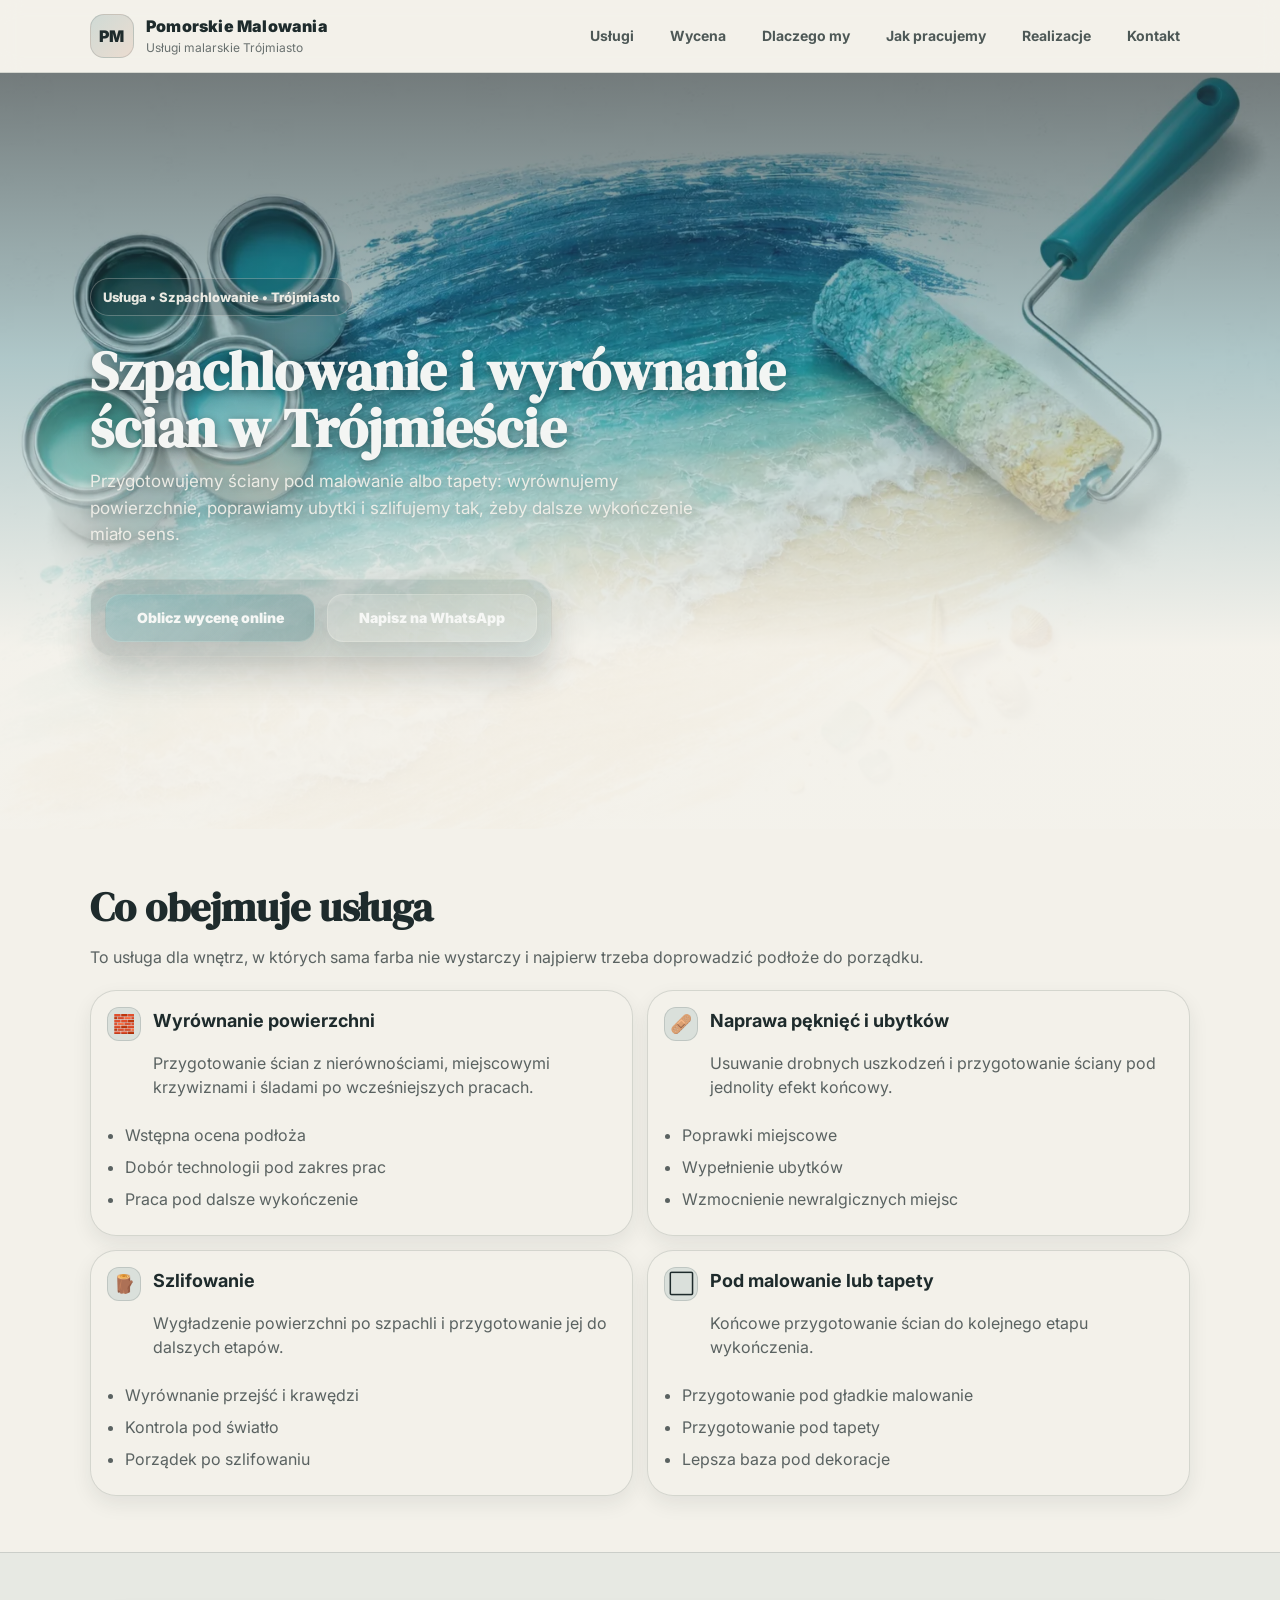
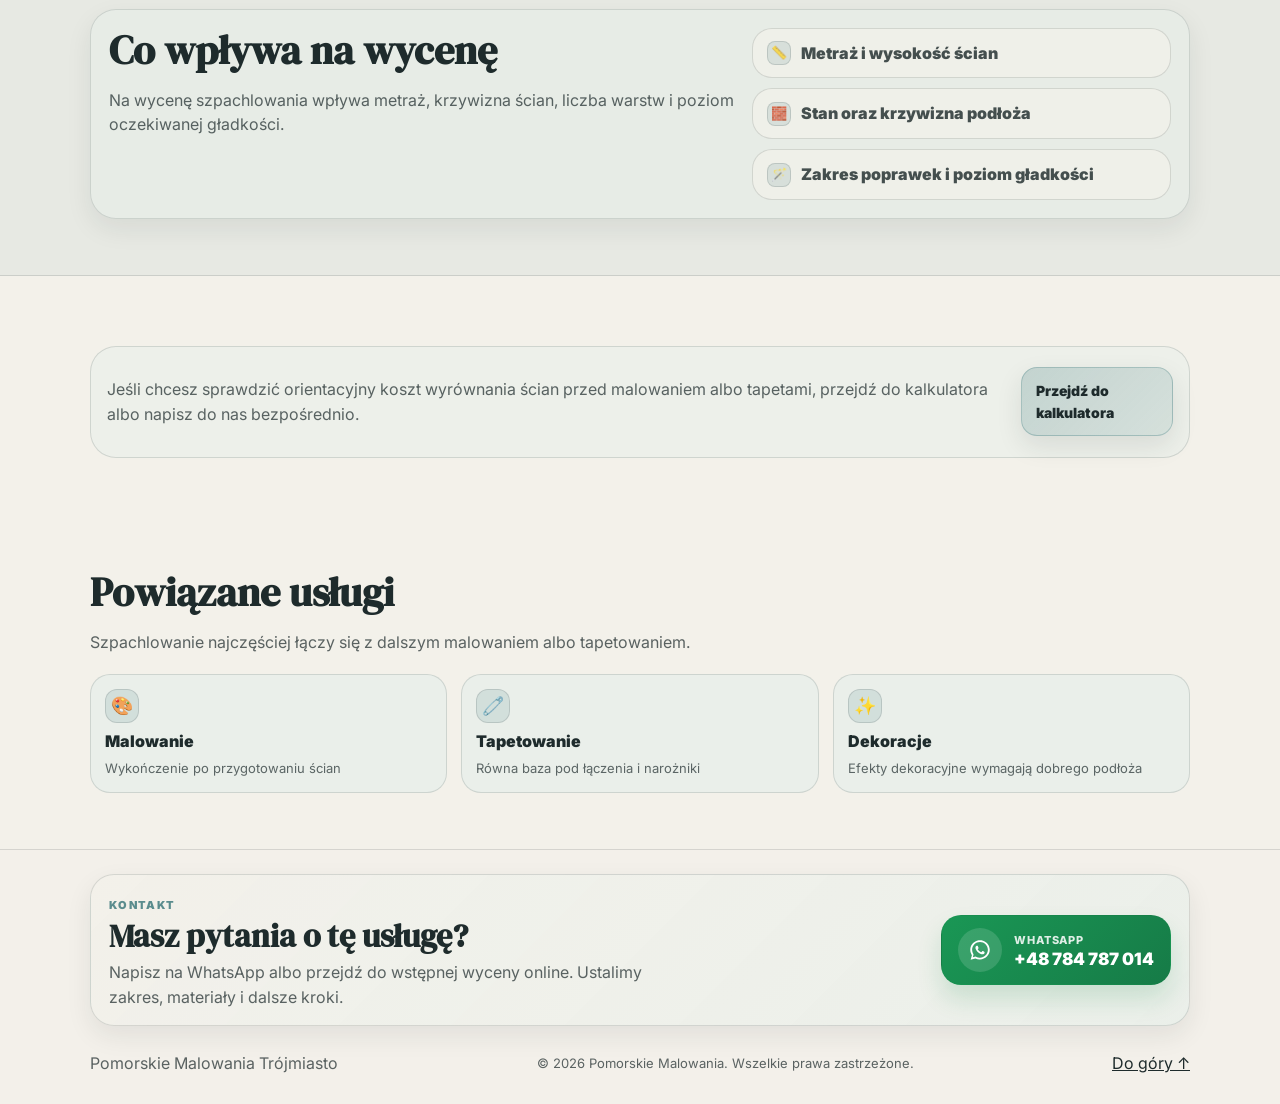
<file: szpachlowanie-scian-trojmiasto.html>
﻿<!doctype html>
<html lang="pl" data-lang="pl">
  <head>
    <meta charset="UTF-8" />
    <meta name="viewport" content="width=device-width, initial-scale=1" />
    <meta name="description" content="Szpachlowanie i wyrównanie ścian w Gdańsku, Gdyni i Sopocie. Przygotowanie pod malowanie lub tapety, szlifowanie i szybka wycena online." />
    <meta name="robots" content="index,follow" />
    <meta name="theme-color" content="#2F6F73" />
    <meta property="og:title" content="Szpachlowanie ścian Trójmiasto | Pomorskie Malowania" />
    <meta property="og:description" content="Szpachlowanie, wyrównanie i przygotowanie ścian pod malowanie lub tapety w Trójmieście." />
    <meta property="og:type" content="website" />
    <meta property="og:locale" content="pl_PL" />
    <meta property="og:url" content="https://pomorskie-malowania.pl/szpachlowanie-scian-trojmiasto.html" />
    <meta property="og:image" content="./img/og-cover.jpg" />
    <link rel="canonical" href="https://pomorskie-malowania.pl/szpachlowanie-scian-trojmiasto.html" />
    <title>Szpachlowanie ścian Trójmiasto | Pomorskie Malowania</title>
    <link rel="preconnect" href="https://fonts.googleapis.com" />
    <link rel="preconnect" href="https://fonts.gstatic.com" crossorigin />
    <link
      href="https://fonts.googleapis.com/css2?family=DM+Serif+Display&family=Inter:wght@400;500;600;700;800;900&display=swap"
      rel="stylesheet"
    />
    <link rel="preload" as="image" href="./img/hero-texture.webp" />
    <link rel="stylesheet" href="./style.css?v=20260321-1" />
    <link rel="icon" href="/favicon.ico" />
    <script type="application/ld+json">
      {
        "@context": "https://schema.org",
        "@type": "Service",
        "name": "Szpachlowanie i wyrównanie ścian",
        "serviceType": "Szpachlowanie i wyrównanie ścian",
        "areaServed": ["Gdańsk", "Gdynia", "Sopot"],
        "provider": {
          "@type": "LocalBusiness",
          "name": "Pomorskie Malowania",
          "telephone": "+48 784 787 014",
          "url": "https://pomorskie-malowania.pl"
        }
      }
    </script>
  </head>
  <body>
    <a class="skip-link" href="#top">Przejdź do treści</a>
    <header class="site-header">
      <div class="container header-row">
        <a class="brand" href="./index.html" aria-label="Pomorskie Malowania">
          <span class="brand-mark">PM</span>
          <span class="brand-text">
            <span class="brand-name">Pomorskie Malowania</span>
            <span class="brand-sub">Usługi malarskie Trójmiasto</span>
          </span>
        </a>
        <nav class="nav" aria-label="Nawigacja">
          <a href="./index.html#services">Usługi</a>
          <a href="./index.html#estimate">Wycena</a>
          <a href="./index.html#why">Dlaczego my</a>
          <a href="./index.html#process">Jak pracujemy</a>
          <a href="./index.html#gallery">Realizacje</a>
          <a href="./index.html#contact">Kontakt</a>
        </nav>
        <button
          class="burger"
          id="burger"
          data-label-open="Otwórz menu"
          data-label-close="Zamknij menu"
          aria-label="Otwórz menu"
          aria-expanded="false"
          aria-controls="mobileNav"
        >
          <span></span><span></span><span></span>
        </button>
      </div>
      <div class="mobile-nav" id="mobileNav">
        <a href="./index.html#services">Usługi</a>
        <a href="./index.html#estimate">Wycena</a>
        <a href="./index.html#why">Dlaczego my</a>
        <a href="./index.html#process">Jak pracujemy</a>
        <a href="./index.html#gallery">Realizacje</a>
        <a href="./index.html#faq">FAQ</a>
        <a href="./index.html#contact">Kontakt</a>
      </div>
    </header>
    <main id="top">
      <section class="hero-cover service-hero" aria-label="Szpachlowanie i wyrównanie ścian w Trójmieście">
        <div class="hero-overlay"></div>
        <div class="container hero-content">
          <div class="hero-left">
            <p class="pill">Usługa • Szpachlowanie • Trójmiasto</p>
            <h1 class="h1">Szpachlowanie i wyrównanie ścian w Trójmieście</h1>
            <p class="lead">Przygotowujemy ściany pod malowanie albo tapety: wyrównujemy powierzchnie, poprawiamy ubytki i szlifujemy tak, żeby dalsze wykończenie miało sens.</p>
            <div class="hero-actions">
              <a class="btn btn-primary" href="./index.html#estimate">Oblicz wycenę online</a>
              <a class="btn btn-ghost" href="https://wa.me/48784787014" target="_blank" rel="noopener">Napisz na WhatsApp</a>
            </div>
          </div>
        </div>
      </section>

      <section class="section">
        <div class="container">
          <div class="section-head">
            <h2 class="h2">Co obejmuje usługa</h2>
            <p class="muted">To usługa dla wnętrz, w których sama farba nie wystarczy i najpierw trzeba doprowadzić podłoże do porządku.</p>
          </div>
          <div class="service-grid">
            <article class="service">
              <div class="service-top"><span class="ui-ico">🧱</span><div><h3 class="h3">Wyrównanie powierzchni</h3><p class="muted">Przygotowanie ścian z nierównościami, miejscowymi krzywiznami i śladami po wcześniejszych pracach.</p></div></div>
              <ul class="service-list"><li>Wstępna ocena podłoża</li><li>Dobór technologii pod zakres prac</li><li>Praca pod dalsze wykończenie</li></ul>
            </article>
            <article class="service">
              <div class="service-top"><span class="ui-ico">🩹</span><div><h3 class="h3">Naprawa pęknięć i ubytków</h3><p class="muted">Usuwanie drobnych uszkodzeń i przygotowanie ściany pod jednolity efekt końcowy.</p></div></div>
              <ul class="service-list"><li>Poprawki miejscowe</li><li>Wypełnienie ubytków</li><li>Wzmocnienie newralgicznych miejsc</li></ul>
            </article>
            <article class="service">
              <div class="service-top"><span class="ui-ico">🪵</span><div><h3 class="h3">Szlifowanie</h3><p class="muted">Wygładzenie powierzchni po szpachli i przygotowanie jej do dalszych etapów.</p></div></div>
              <ul class="service-list"><li>Wyrównanie przejść i krawędzi</li><li>Kontrola pod światło</li><li>Porządek po szlifowaniu</li></ul>
            </article>
            <article class="service">
              <div class="service-top"><span class="ui-ico">⬜</span><div><h3 class="h3">Pod malowanie lub tapety</h3><p class="muted">Końcowe przygotowanie ścian do kolejnego etapu wykończenia.</p></div></div>
              <ul class="service-list"><li>Przygotowanie pod gładkie malowanie</li><li>Przygotowanie pod tapety</li><li>Lepsza baza pod dekoracje</li></ul>
            </article>
          </div>
        </div>
      </section>

      <section class="section section-soft">
        <div class="container">
          <div class="promise">
            <div class="promise-left">
              <h2 class="h2">Co wpływa na wycenę</h2>
              <p class="muted">Na wycenę szpachlowania wpływa metraż, krzywizna ścian, liczba warstw i poziom oczekiwanej gładkości.</p>
            </div>
            <div class="promise-right">
              <div class="promise-item"><span class="ui-ico">📏</span>Metraż i wysokość ścian</div>
              <div class="promise-item"><span class="ui-ico">🧱</span>Stan oraz krzywizna podłoża</div>
              <div class="promise-item"><span class="ui-ico">🪄</span>Zakres poprawek i poziom gładkości</div>
            </div>
          </div>
        </div>
      </section>

      <section class="section">
        <div class="container">
          <div class="service-cta">
            <p class="muted">Jeśli chcesz sprawdzić orientacyjny koszt wyrównania ścian przed malowaniem albo tapetami, przejdź do kalkulatora albo napisz do nas bezpośrednio.</p>
            <a class="btn btn-primary" href="./index.html#estimate">Przejdź do kalkulatora</a>
          </div>
        </div>
      </section>

      <section class="section">
        <div class="container">
          <div class="section-head">
            <h2 class="h2">Powiązane usługi</h2>
            <p class="muted">Szpachlowanie najczęściej łączy się z dalszym malowaniem albo tapetowaniem.</p>
          </div>
          <div class="grid-3">
            <a class="type" href="./malowanie-scian-sufitow-trojmiasto.html"><span class="ui-ico">🎨</span><span class="type-title">Malowanie</span><span class="type-text">Wykończenie po przygotowaniu ścian</span></a>
            <a class="type" href="./tapetowanie-trojmiasto.html"><span class="ui-ico">🧷</span><span class="type-title">Tapetowanie</span><span class="type-text">Równa baza pod łączenia i narożniki</span></a>
            <a class="type" href="./wykonczenia-dekoracyjne-trojmiasto.html"><span class="ui-ico">✨</span><span class="type-title">Dekoracje</span><span class="type-text">Efekty dekoracyjne wymagają dobrego podłoża</span></a>
          </div>
        </div>
      </section>
    </main>
    <footer class="footer" id="contact">
      <div class="container footer-stack">
        <div class="footer-contact-card">
          <div class="footer-contact-copy">
            <span class="footer-kicker">Kontakt</span>
            <h2 class="footer-title">Masz pytania o tę usługę?</h2>
            <p class="muted footer-text">
              Napisz na WhatsApp albo przejdź do wstępnej wyceny online. Ustalimy zakres, materiały i dalsze kroki.
            </p>
          </div>
          <a
            class="footer-whatsapp"
            href="https://wa.me/48784787014"
            target="_blank"
            rel="noopener"
            aria-label="Napisz na WhatsApp +48 784 787 014"
          >
            <span class="footer-whatsapp-icon" aria-hidden="true">
              <svg viewBox="0 0 32 32" focusable="false">
                <path d="M16 3C8.83 3 3 8.71 3 15.76c0 2.54.76 4.98 2.2 7.08L3.5 29l6.39-1.66A13.2 13.2 0 0 0 16 28.53c7.17 0 13-5.72 13-12.77S23.17 3 16 3Zm0 23.3c-1.9 0-3.76-.5-5.39-1.46l-.39-.23-3.79.98 1.01-3.66-.25-.38a10.97 10.97 0 0 1-1.7-5.79c0-5.82 4.71-10.55 10.51-10.55 5.8 0 10.51 4.73 10.51 10.55 0 5.82-4.71 10.54-10.51 10.54Zm5.76-7.9c-.31-.15-1.83-.89-2.11-.99-.28-.1-.49-.15-.69.15-.2.3-.79.99-.97 1.2-.18.2-.36.23-.67.08-.31-.15-1.3-.47-2.47-1.5a9.24 9.24 0 0 1-1.72-2.1c-.18-.3-.02-.46.13-.61.14-.14.31-.36.46-.53.15-.18.2-.3.31-.5.1-.2.05-.38-.03-.53-.08-.15-.69-1.66-.95-2.28-.25-.59-.5-.51-.69-.52h-.59c-.2 0-.53.08-.81.38s-1.06 1.03-1.06 2.51 1.08 2.9 1.24 3.1c.15.2 2.11 3.34 5.11 4.67.71.31 1.26.5 1.69.64.71.23 1.35.2 1.86.12.57-.09 1.83-.75 2.09-1.47.26-.72.26-1.34.18-1.47-.08-.13-.28-.2-.59-.35Z" />
              </svg>
            </span>
            <span class="footer-whatsapp-copy">
              <span class="footer-whatsapp-label">WhatsApp</span>
              <span class="footer-whatsapp-number">+48 784 787 014</span>
            </span>
          </a>
        </div>
        <div class="footer-row">
          <span class="muted">Pomorskie Malowania Trójmiasto</span>
          <p class="tiny muted">© <span id="year"></span> Pomorskie Malowania. <span>Wszelkie prawa zastrzeżone.</span></p>
          <a class="muted link" href="#top">Do góry ↑</a>
        </div>
      </div>
    </footer>
    <script src="./script.js?v=20260314-1"></script>
  </body>
</html>
</file>
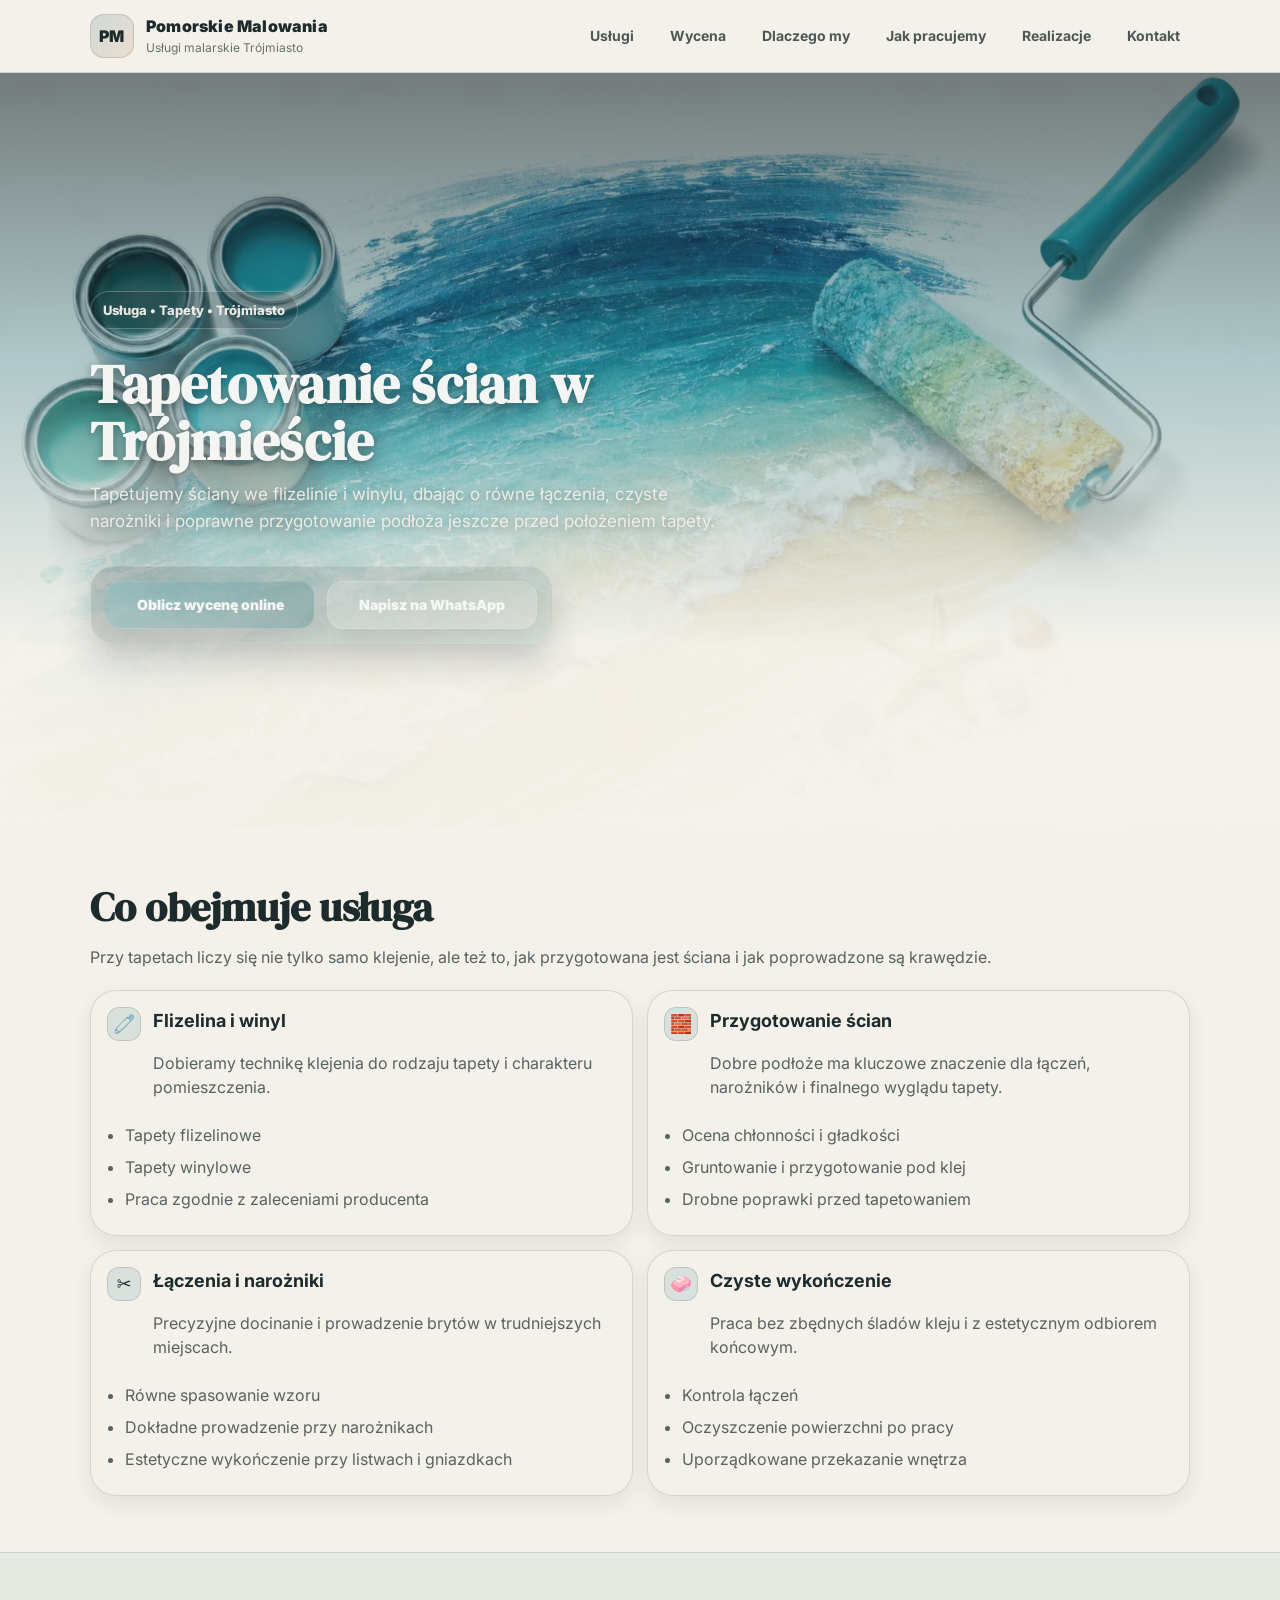
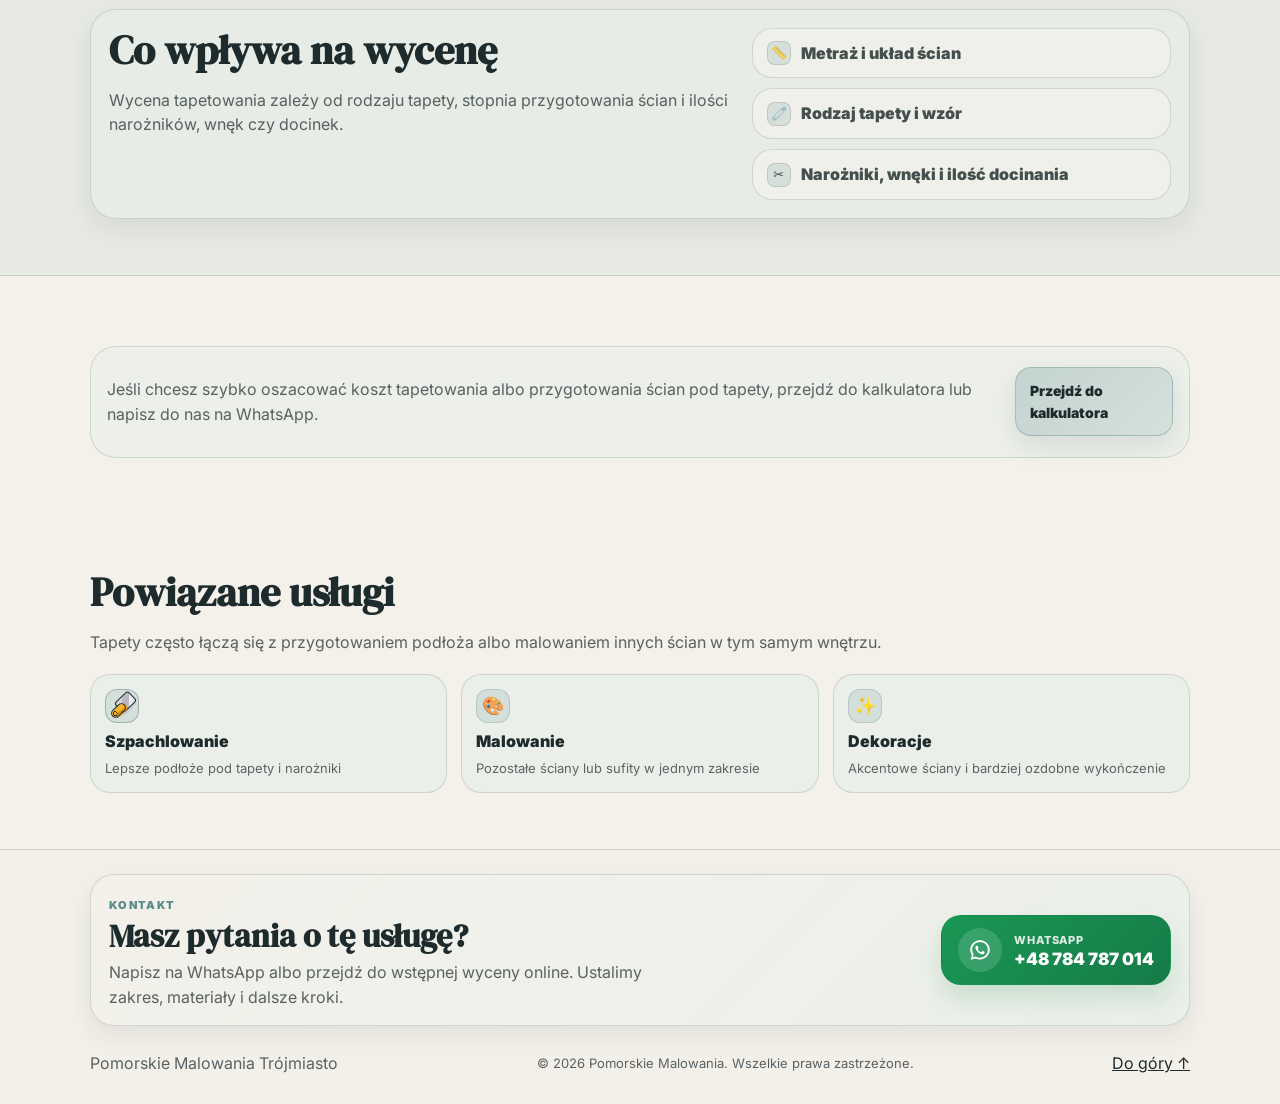
<file: tapetowanie-trojmiasto.html>
﻿<!doctype html>
<html lang="pl" data-lang="pl">
  <head>
    <meta charset="UTF-8" />
    <meta name="viewport" content="width=device-width, initial-scale=1" />
    <meta name="description" content="Tapetowanie ścian w Gdańsku, Gdyni i Sopocie. Flizelina, winyl, dokładne łączenia, narożniki i przygotowanie ścian pod tapety." />
    <meta name="robots" content="index,follow" />
    <meta name="theme-color" content="#2F6F73" />
    <meta property="og:title" content="Tapetowanie Trójmiasto | Pomorskie Malowania" />
    <meta property="og:description" content="Tapetowanie ścian w Trójmieście: dokładne łączenia, czyste docinanie i przygotowanie podłoża." />
    <meta property="og:type" content="website" />
    <meta property="og:locale" content="pl_PL" />
    <meta property="og:url" content="https://pomorskie-malowania.pl/tapetowanie-trojmiasto.html" />
    <meta property="og:image" content="./img/og-cover.jpg" />
    <link rel="canonical" href="https://pomorskie-malowania.pl/tapetowanie-trojmiasto.html" />
    <title>Tapetowanie Trójmiasto | Pomorskie Malowania</title>
    <link rel="preconnect" href="https://fonts.googleapis.com" />
    <link rel="preconnect" href="https://fonts.gstatic.com" crossorigin />
    <link
      href="https://fonts.googleapis.com/css2?family=DM+Serif+Display&family=Inter:wght@400;500;600;700;800;900&display=swap"
      rel="stylesheet"
    />
    <link rel="preload" as="image" href="./img/hero-texture.webp" />
    <link rel="stylesheet" href="./style.css?v=20260321-1" />
    <link rel="icon" href="/favicon.ico" />
    <script type="application/ld+json">
      {
        "@context": "https://schema.org",
        "@type": "Service",
        "name": "Tapetowanie ścian",
        "serviceType": "Tapetowanie ścian",
        "areaServed": ["Gdańsk", "Gdynia", "Sopot"],
        "provider": {
          "@type": "LocalBusiness",
          "name": "Pomorskie Malowania",
          "telephone": "+48 784 787 014",
          "url": "https://pomorskie-malowania.pl"
        }
      }
    </script>
  </head>
  <body>
    <a class="skip-link" href="#top">Przejdź do treści</a>
    <header class="site-header">
      <div class="container header-row">
        <a class="brand" href="./index.html" aria-label="Pomorskie Malowania">
          <span class="brand-mark">PM</span>
          <span class="brand-text">
            <span class="brand-name">Pomorskie Malowania</span>
            <span class="brand-sub">Usługi malarskie Trójmiasto</span>
          </span>
        </a>
        <nav class="nav" aria-label="Nawigacja">
          <a href="./index.html#services">Usługi</a>
          <a href="./index.html#estimate">Wycena</a>
          <a href="./index.html#why">Dlaczego my</a>
          <a href="./index.html#process">Jak pracujemy</a>
          <a href="./index.html#gallery">Realizacje</a>
          <a href="./index.html#contact">Kontakt</a>
        </nav>
        <button
          class="burger"
          id="burger"
          data-label-open="Otwórz menu"
          data-label-close="Zamknij menu"
          aria-label="Otwórz menu"
          aria-expanded="false"
          aria-controls="mobileNav"
        >
          <span></span><span></span><span></span>
        </button>
      </div>
      <div class="mobile-nav" id="mobileNav">
        <a href="./index.html#services">Usługi</a>
        <a href="./index.html#estimate">Wycena</a>
        <a href="./index.html#why">Dlaczego my</a>
        <a href="./index.html#process">Jak pracujemy</a>
        <a href="./index.html#gallery">Realizacje</a>
        <a href="./index.html#faq">FAQ</a>
        <a href="./index.html#contact">Kontakt</a>
      </div>
    </header>
    <main id="top">
      <section class="hero-cover service-hero" aria-label="Tapetowanie ścian w Trójmieście">
        <div class="hero-overlay"></div>
        <div class="container hero-content">
          <div class="hero-left">
            <p class="pill">Usługa • Tapety • Trójmiasto</p>
            <h1 class="h1">Tapetowanie ścian w Trójmieście</h1>
            <p class="lead">Tapetujemy ściany we flizelinie i winylu, dbając o równe łączenia, czyste narożniki i poprawne przygotowanie podłoża jeszcze przed położeniem tapety.</p>
            <div class="hero-actions">
              <a class="btn btn-primary" href="./index.html#estimate">Oblicz wycenę online</a>
              <a class="btn btn-ghost" href="https://wa.me/48784787014" target="_blank" rel="noopener">Napisz na WhatsApp</a>
            </div>
          </div>
        </div>
      </section>

      <section class="section">
        <div class="container">
          <div class="section-head">
            <h2 class="h2">Co obejmuje usługa</h2>
            <p class="muted">Przy tapetach liczy się nie tylko samo klejenie, ale też to, jak przygotowana jest ściana i jak poprowadzone są krawędzie.</p>
          </div>
          <div class="service-grid">
            <article class="service">
              <div class="service-top"><span class="ui-ico">🧷</span><div><h3 class="h3">Flizelina i winyl</h3><p class="muted">Dobieramy technikę klejenia do rodzaju tapety i charakteru pomieszczenia.</p></div></div>
              <ul class="service-list"><li>Tapety flizelinowe</li><li>Tapety winylowe</li><li>Praca zgodnie z zaleceniami producenta</li></ul>
            </article>
            <article class="service">
              <div class="service-top"><span class="ui-ico">🧱</span><div><h3 class="h3">Przygotowanie ścian</h3><p class="muted">Dobre podłoże ma kluczowe znaczenie dla łączeń, narożników i finalnego wyglądu tapety.</p></div></div>
              <ul class="service-list"><li>Ocena chłonności i gładkości</li><li>Gruntowanie i przygotowanie pod klej</li><li>Drobne poprawki przed tapetowaniem</li></ul>
            </article>
            <article class="service">
              <div class="service-top"><span class="ui-ico">✂️</span><div><h3 class="h3">Łączenia i narożniki</h3><p class="muted">Precyzyjne docinanie i prowadzenie brytów w trudniejszych miejscach.</p></div></div>
              <ul class="service-list"><li>Równe spasowanie wzoru</li><li>Dokładne prowadzenie przy narożnikach</li><li>Estetyczne wykończenie przy listwach i gniazdkach</li></ul>
            </article>
            <article class="service">
              <div class="service-top"><span class="ui-ico">🧼</span><div><h3 class="h3">Czyste wykończenie</h3><p class="muted">Praca bez zbędnych śladów kleju i z estetycznym odbiorem końcowym.</p></div></div>
              <ul class="service-list"><li>Kontrola łączeń</li><li>Oczyszczenie powierzchni po pracy</li><li>Uporządkowane przekazanie wnętrza</li></ul>
            </article>
          </div>
        </div>
      </section>

      <section class="section section-soft">
        <div class="container">
          <div class="promise">
            <div class="promise-left">
              <h2 class="h2">Co wpływa na wycenę</h2>
              <p class="muted">Wycena tapetowania zależy od rodzaju tapety, stopnia przygotowania ścian i ilości narożników, wnęk czy docinek.</p>
            </div>
            <div class="promise-right">
              <div class="promise-item"><span class="ui-ico">📏</span>Metraż i układ ścian</div>
              <div class="promise-item"><span class="ui-ico">🧷</span>Rodzaj tapety i wzór</div>
              <div class="promise-item"><span class="ui-ico">✂️</span>Narożniki, wnęki i ilość docinania</div>
            </div>
          </div>
        </div>
      </section>

      <section class="section">
        <div class="container">
          <div class="service-cta">
            <p class="muted">Jeśli chcesz szybko oszacować koszt tapetowania albo przygotowania ścian pod tapety, przejdź do kalkulatora lub napisz do nas na WhatsApp.</p>
            <a class="btn btn-primary" href="./index.html#estimate">Przejdź do kalkulatora</a>
          </div>
        </div>
      </section>

      <section class="section">
        <div class="container">
          <div class="section-head">
            <h2 class="h2">Powiązane usługi</h2>
            <p class="muted">Tapety często łączą się z przygotowaniem podłoża albo malowaniem innych ścian w tym samym wnętrzu.</p>
          </div>
          <div class="grid-3">
            <a class="type" href="./szpachlowanie-scian-trojmiasto.html"><span class="ui-ico ui-ico-putty" aria-hidden="true"></span><span class="type-title">Szpachlowanie</span><span class="type-text">Lepsze podłoże pod tapety i narożniki</span></a>
            <a class="type" href="./malowanie-scian-sufitow-trojmiasto.html"><span class="ui-ico">🎨</span><span class="type-title">Malowanie</span><span class="type-text">Pozostałe ściany lub sufity w jednym zakresie</span></a>
            <a class="type" href="./wykonczenia-dekoracyjne-trojmiasto.html"><span class="ui-ico">✨</span><span class="type-title">Dekoracje</span><span class="type-text">Akcentowe ściany i bardziej ozdobne wykończenie</span></a>
          </div>
        </div>
      </section>
    </main>
    <footer class="footer" id="contact">
      <div class="container footer-stack">
        <div class="footer-contact-card">
          <div class="footer-contact-copy">
            <span class="footer-kicker">Kontakt</span>
            <h2 class="footer-title">Masz pytania o tę usługę?</h2>
            <p class="muted footer-text">
              Napisz na WhatsApp albo przejdź do wstępnej wyceny online. Ustalimy zakres, materiały i dalsze kroki.
            </p>
          </div>
          <a
            class="footer-whatsapp"
            href="https://wa.me/48784787014"
            target="_blank"
            rel="noopener"
            aria-label="Napisz na WhatsApp +48 784 787 014"
          >
            <span class="footer-whatsapp-icon" aria-hidden="true">
              <svg viewBox="0 0 32 32" focusable="false">
                <path d="M16 3C8.83 3 3 8.71 3 15.76c0 2.54.76 4.98 2.2 7.08L3.5 29l6.39-1.66A13.2 13.2 0 0 0 16 28.53c7.17 0 13-5.72 13-12.77S23.17 3 16 3Zm0 23.3c-1.9 0-3.76-.5-5.39-1.46l-.39-.23-3.79.98 1.01-3.66-.25-.38a10.97 10.97 0 0 1-1.7-5.79c0-5.82 4.71-10.55 10.51-10.55 5.8 0 10.51 4.73 10.51 10.55 0 5.82-4.71 10.54-10.51 10.54Zm5.76-7.9c-.31-.15-1.83-.89-2.11-.99-.28-.1-.49-.15-.69.15-.2.3-.79.99-.97 1.2-.18.2-.36.23-.67.08-.31-.15-1.3-.47-2.47-1.5a9.24 9.24 0 0 1-1.72-2.1c-.18-.3-.02-.46.13-.61.14-.14.31-.36.46-.53.15-.18.2-.3.31-.5.1-.2.05-.38-.03-.53-.08-.15-.69-1.66-.95-2.28-.25-.59-.5-.51-.69-.52h-.59c-.2 0-.53.08-.81.38s-1.06 1.03-1.06 2.51 1.08 2.9 1.24 3.1c.15.2 2.11 3.34 5.11 4.67.71.31 1.26.5 1.69.64.71.23 1.35.2 1.86.12.57-.09 1.83-.75 2.09-1.47.26-.72.26-1.34.18-1.47-.08-.13-.28-.2-.59-.35Z" />
              </svg>
            </span>
            <span class="footer-whatsapp-copy">
              <span class="footer-whatsapp-label">WhatsApp</span>
              <span class="footer-whatsapp-number">+48 784 787 014</span>
            </span>
          </a>
        </div>
        <div class="footer-row">
          <span class="muted">Pomorskie Malowania Trójmiasto</span>
          <p class="tiny muted">© <span id="year"></span> Pomorskie Malowania. <span>Wszelkie prawa zastrzeżone.</span></p>
          <a class="muted link" href="#top">Do góry ↑</a>
        </div>
      </div>
    </footer>
    <script src="./script.js?v=20260314-1"></script>
  </body>
</html>
</file>
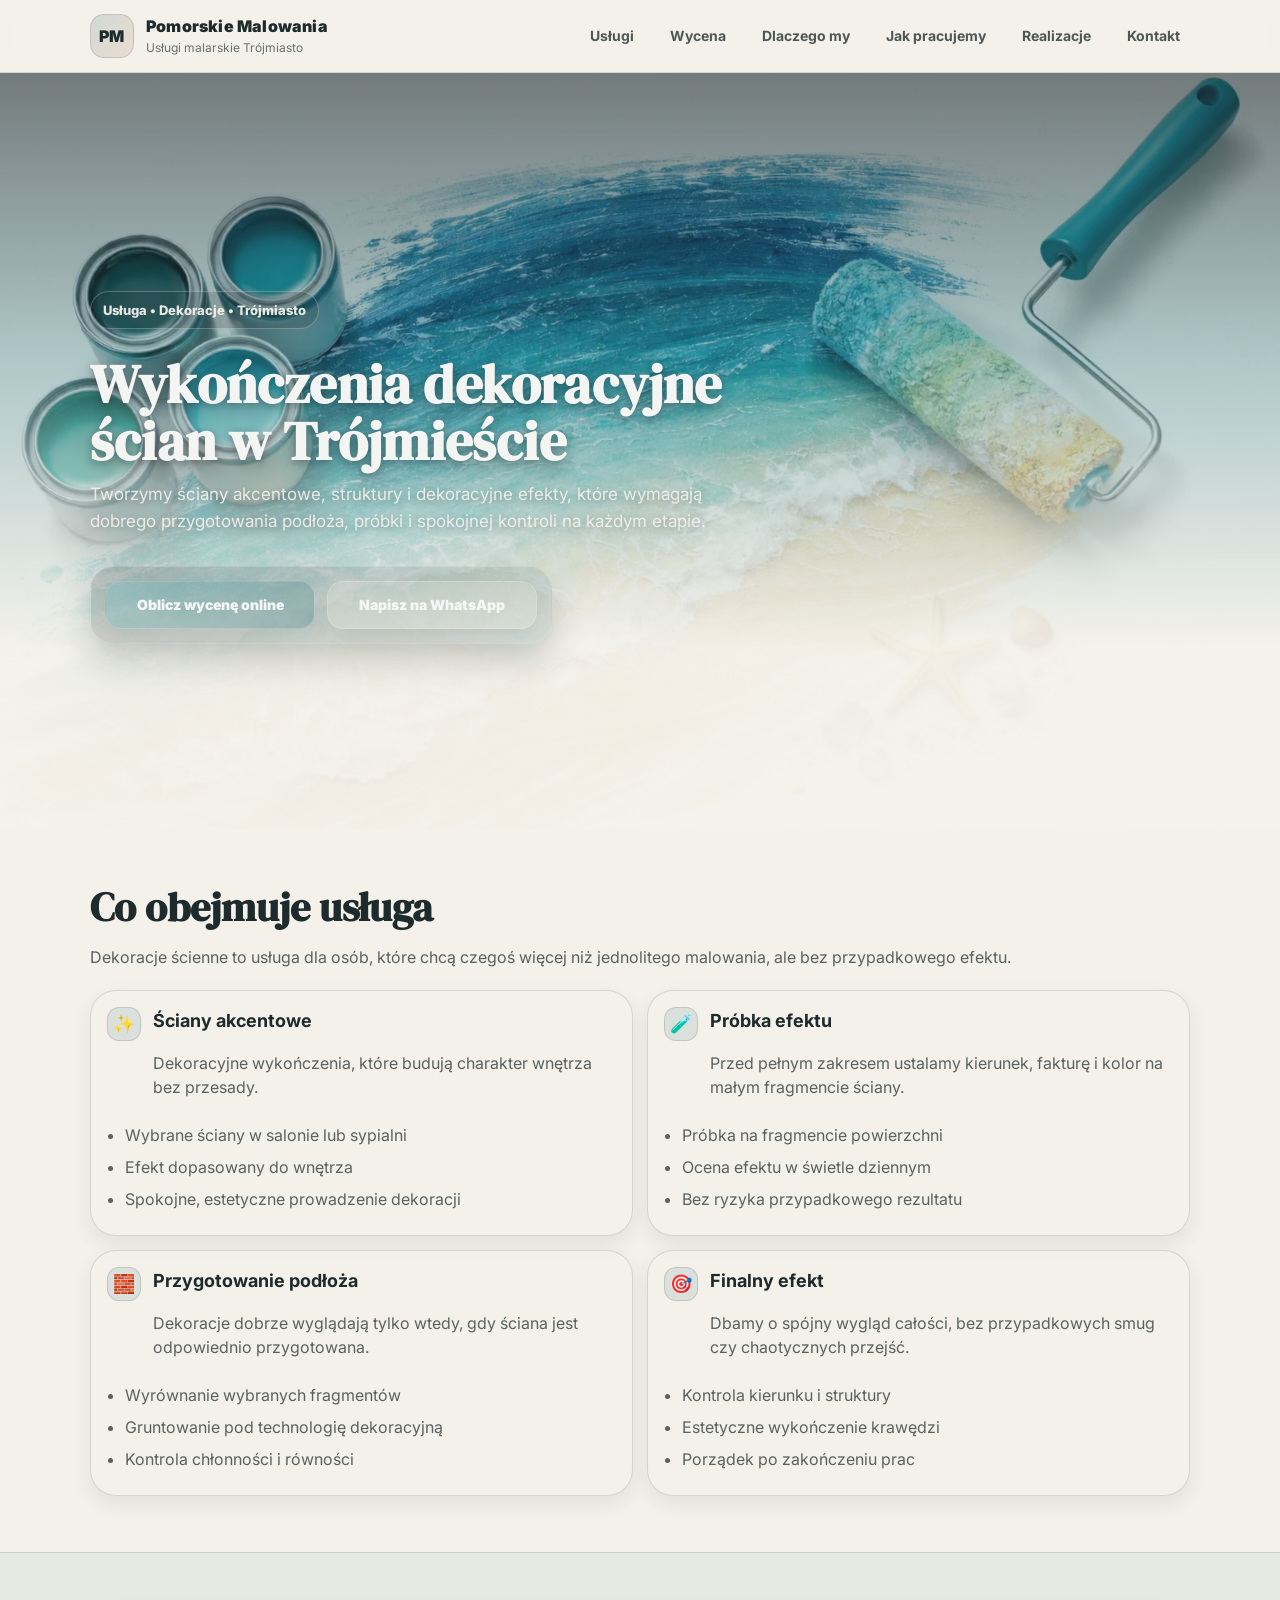
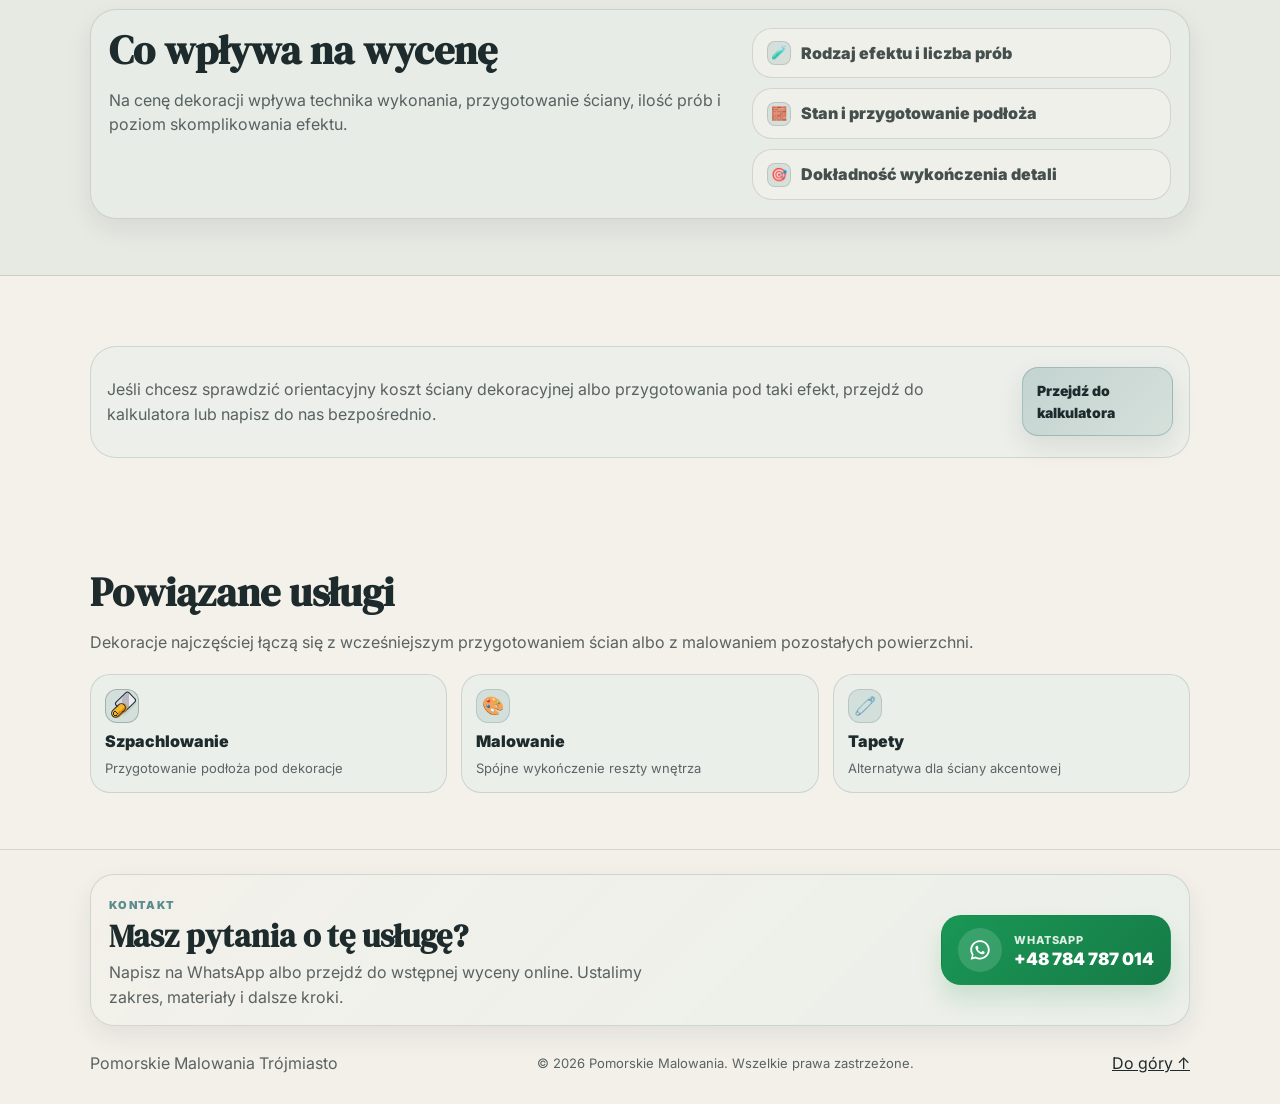
<file: wykonczenia-dekoracyjne-trojmiasto.html>
﻿<!doctype html>
<html lang="pl" data-lang="pl">
  <head>
    <meta charset="UTF-8" />
    <meta name="viewport" content="width=device-width, initial-scale=1" />
    <meta name="description" content="Wykończenia dekoracyjne ścian w Gdańsku, Gdyni i Sopocie. Struktury, ściany akcentowe, próbki i przygotowanie podłoża pod dekoracje." />
    <meta name="robots" content="index,follow" />
    <meta name="theme-color" content="#2F6F73" />
    <meta property="og:title" content="Wykończenia dekoracyjne ścian Trójmiasto | Pomorskie Malowania" />
    <meta property="og:description" content="Struktury i dekoracyjne wykończenia ścian w Trójmieście. Próbka, przygotowanie podłoża i estetyczny efekt końcowy." />
    <meta property="og:type" content="website" />
    <meta property="og:locale" content="pl_PL" />
    <meta property="og:url" content="https://pomorskie-malowania.pl/wykonczenia-dekoracyjne-trojmiasto.html" />
    <meta property="og:image" content="./img/og-cover.jpg" />
    <link rel="canonical" href="https://pomorskie-malowania.pl/wykonczenia-dekoracyjne-trojmiasto.html" />
    <title>Wykończenia dekoracyjne ścian Trójmiasto | Pomorskie Malowania</title>
    <link rel="preconnect" href="https://fonts.googleapis.com" />
    <link rel="preconnect" href="https://fonts.gstatic.com" crossorigin />
    <link
      href="https://fonts.googleapis.com/css2?family=DM+Serif+Display&family=Inter:wght@400;500;600;700;800;900&display=swap"
      rel="stylesheet"
    />
    <link rel="preload" as="image" href="./img/hero-texture.webp" />
    <link rel="stylesheet" href="./style.css?v=20260321-1" />
    <link rel="icon" href="/favicon.ico" />
    <script type="application/ld+json">
      {
        "@context": "https://schema.org",
        "@type": "Service",
        "name": "Wykończenia dekoracyjne ścian",
        "serviceType": "Wykończenia dekoracyjne ścian",
        "areaServed": ["Gdańsk", "Gdynia", "Sopot"],
        "provider": {
          "@type": "LocalBusiness",
          "name": "Pomorskie Malowania",
          "telephone": "+48 784 787 014",
          "url": "https://pomorskie-malowania.pl"
        }
      }
    </script>
  </head>
  <body>
    <a class="skip-link" href="#top">Przejdź do treści</a>
    <header class="site-header">
      <div class="container header-row">
        <a class="brand" href="./index.html" aria-label="Pomorskie Malowania">
          <span class="brand-mark">PM</span>
          <span class="brand-text">
            <span class="brand-name">Pomorskie Malowania</span>
            <span class="brand-sub">Usługi malarskie Trójmiasto</span>
          </span>
        </a>
        <nav class="nav" aria-label="Nawigacja">
          <a href="./index.html#services">Usługi</a>
          <a href="./index.html#estimate">Wycena</a>
          <a href="./index.html#why">Dlaczego my</a>
          <a href="./index.html#process">Jak pracujemy</a>
          <a href="./index.html#gallery">Realizacje</a>
          <a href="./index.html#contact">Kontakt</a>
        </nav>
        <button
          class="burger"
          id="burger"
          data-label-open="Otwórz menu"
          data-label-close="Zamknij menu"
          aria-label="Otwórz menu"
          aria-expanded="false"
          aria-controls="mobileNav"
        >
          <span></span><span></span><span></span>
        </button>
      </div>
      <div class="mobile-nav" id="mobileNav">
        <a href="./index.html#services">Usługi</a>
        <a href="./index.html#estimate">Wycena</a>
        <a href="./index.html#why">Dlaczego my</a>
        <a href="./index.html#process">Jak pracujemy</a>
        <a href="./index.html#gallery">Realizacje</a>
        <a href="./index.html#faq">FAQ</a>
        <a href="./index.html#contact">Kontakt</a>
      </div>
    </header>
    <main id="top">
      <section class="hero-cover service-hero" aria-label="Wykończenia dekoracyjne ścian w Trójmieście">
        <div class="hero-overlay"></div>
        <div class="container hero-content">
          <div class="hero-left">
            <p class="pill">Usługa • Dekoracje • Trójmiasto</p>
            <h1 class="h1">Wykończenia dekoracyjne ścian w Trójmieście</h1>
            <p class="lead">Tworzymy ściany akcentowe, struktury i dekoracyjne efekty, które wymagają dobrego przygotowania podłoża, próbki i spokojnej kontroli na każdym etapie.</p>
            <div class="hero-actions">
              <a class="btn btn-primary" href="./index.html#estimate">Oblicz wycenę online</a>
              <a class="btn btn-ghost" href="https://wa.me/48784787014" target="_blank" rel="noopener">Napisz na WhatsApp</a>
            </div>
          </div>
        </div>
      </section>

      <section class="section">
        <div class="container">
          <div class="section-head">
            <h2 class="h2">Co obejmuje usługa</h2>
            <p class="muted">Dekoracje ścienne to usługa dla osób, które chcą czegoś więcej niż jednolitego malowania, ale bez przypadkowego efektu.</p>
          </div>
          <div class="service-grid">
            <article class="service">
              <div class="service-top"><span class="ui-ico">✨</span><div><h3 class="h3">Ściany akcentowe</h3><p class="muted">Dekoracyjne wykończenia, które budują charakter wnętrza bez przesady.</p></div></div>
              <ul class="service-list"><li>Wybrane ściany w salonie lub sypialni</li><li>Efekt dopasowany do wnętrza</li><li>Spokojne, estetyczne prowadzenie dekoracji</li></ul>
            </article>
            <article class="service">
              <div class="service-top"><span class="ui-ico">🧪</span><div><h3 class="h3">Próbka efektu</h3><p class="muted">Przed pełnym zakresem ustalamy kierunek, fakturę i kolor na małym fragmencie ściany.</p></div></div>
              <ul class="service-list"><li>Próbka na fragmencie powierzchni</li><li>Ocena efektu w świetle dziennym</li><li>Bez ryzyka przypadkowego rezultatu</li></ul>
            </article>
            <article class="service">
              <div class="service-top"><span class="ui-ico">🧱</span><div><h3 class="h3">Przygotowanie podłoża</h3><p class="muted">Dekoracje dobrze wyglądają tylko wtedy, gdy ściana jest odpowiednio przygotowana.</p></div></div>
              <ul class="service-list"><li>Wyrównanie wybranych fragmentów</li><li>Gruntowanie pod technologię dekoracyjną</li><li>Kontrola chłonności i równości</li></ul>
            </article>
            <article class="service">
              <div class="service-top"><span class="ui-ico">🎯</span><div><h3 class="h3">Finalny efekt</h3><p class="muted">Dbamy o spójny wygląd całości, bez przypadkowych smug czy chaotycznych przejść.</p></div></div>
              <ul class="service-list"><li>Kontrola kierunku i struktury</li><li>Estetyczne wykończenie krawędzi</li><li>Porządek po zakończeniu prac</li></ul>
            </article>
          </div>
        </div>
      </section>

      <section class="section section-soft">
        <div class="container">
          <div class="promise">
            <div class="promise-left">
              <h2 class="h2">Co wpływa na wycenę</h2>
              <p class="muted">Na cenę dekoracji wpływa technika wykonania, przygotowanie ściany, ilość prób i poziom skomplikowania efektu.</p>
            </div>
            <div class="promise-right">
              <div class="promise-item"><span class="ui-ico">🧪</span>Rodzaj efektu i liczba prób</div>
              <div class="promise-item"><span class="ui-ico">🧱</span>Stan i przygotowanie podłoża</div>
              <div class="promise-item"><span class="ui-ico">🎯</span>Dokładność wykończenia detali</div>
            </div>
          </div>
        </div>
      </section>

      <section class="section">
        <div class="container">
          <div class="service-cta">
            <p class="muted">Jeśli chcesz sprawdzić orientacyjny koszt ściany dekoracyjnej albo przygotowania pod taki efekt, przejdź do kalkulatora lub napisz do nas bezpośrednio.</p>
            <a class="btn btn-primary" href="./index.html#estimate">Przejdź do kalkulatora</a>
          </div>
        </div>
      </section>

      <section class="section">
        <div class="container">
          <div class="section-head">
            <h2 class="h2">Powiązane usługi</h2>
            <p class="muted">Dekoracje najczęściej łączą się z wcześniejszym przygotowaniem ścian albo z malowaniem pozostałych powierzchni.</p>
          </div>
          <div class="grid-3">
            <a class="type" href="./szpachlowanie-scian-trojmiasto.html"><span class="ui-ico ui-ico-putty" aria-hidden="true"></span><span class="type-title">Szpachlowanie</span><span class="type-text">Przygotowanie podłoża pod dekoracje</span></a>
            <a class="type" href="./malowanie-scian-sufitow-trojmiasto.html"><span class="ui-ico">🎨</span><span class="type-title">Malowanie</span><span class="type-text">Spójne wykończenie reszty wnętrza</span></a>
            <a class="type" href="./tapetowanie-trojmiasto.html"><span class="ui-ico">🧷</span><span class="type-title">Tapety</span><span class="type-text">Alternatywa dla ściany akcentowej</span></a>
          </div>
        </div>
      </section>
    </main>
    <footer class="footer" id="contact">
      <div class="container footer-stack">
        <div class="footer-contact-card">
          <div class="footer-contact-copy">
            <span class="footer-kicker">Kontakt</span>
            <h2 class="footer-title">Masz pytania o tę usługę?</h2>
            <p class="muted footer-text">
              Napisz na WhatsApp albo przejdź do wstępnej wyceny online. Ustalimy zakres, materiały i dalsze kroki.
            </p>
          </div>
          <a
            class="footer-whatsapp"
            href="https://wa.me/48784787014"
            target="_blank"
            rel="noopener"
            aria-label="Napisz na WhatsApp +48 784 787 014"
          >
            <span class="footer-whatsapp-icon" aria-hidden="true">
              <svg viewBox="0 0 32 32" focusable="false">
                <path d="M16 3C8.83 3 3 8.71 3 15.76c0 2.54.76 4.98 2.2 7.08L3.5 29l6.39-1.66A13.2 13.2 0 0 0 16 28.53c7.17 0 13-5.72 13-12.77S23.17 3 16 3Zm0 23.3c-1.9 0-3.76-.5-5.39-1.46l-.39-.23-3.79.98 1.01-3.66-.25-.38a10.97 10.97 0 0 1-1.7-5.79c0-5.82 4.71-10.55 10.51-10.55 5.8 0 10.51 4.73 10.51 10.55 0 5.82-4.71 10.54-10.51 10.54Zm5.76-7.9c-.31-.15-1.83-.89-2.11-.99-.28-.1-.49-.15-.69.15-.2.3-.79.99-.97 1.2-.18.2-.36.23-.67.08-.31-.15-1.3-.47-2.47-1.5a9.24 9.24 0 0 1-1.72-2.1c-.18-.3-.02-.46.13-.61.14-.14.31-.36.46-.53.15-.18.2-.3.31-.5.1-.2.05-.38-.03-.53-.08-.15-.69-1.66-.95-2.28-.25-.59-.5-.51-.69-.52h-.59c-.2 0-.53.08-.81.38s-1.06 1.03-1.06 2.51 1.08 2.9 1.24 3.1c.15.2 2.11 3.34 5.11 4.67.71.31 1.26.5 1.69.64.71.23 1.35.2 1.86.12.57-.09 1.83-.75 2.09-1.47.26-.72.26-1.34.18-1.47-.08-.13-.28-.2-.59-.35Z" />
              </svg>
            </span>
            <span class="footer-whatsapp-copy">
              <span class="footer-whatsapp-label">WhatsApp</span>
              <span class="footer-whatsapp-number">+48 784 787 014</span>
            </span>
          </a>
        </div>
        <div class="footer-row">
          <span class="muted">Pomorskie Malowania Trójmiasto</span>
          <p class="tiny muted">© <span id="year"></span> Pomorskie Malowania. <span>Wszelkie prawa zastrzeżone.</span></p>
          <a class="muted link" href="#top">Do góry ↑</a>
        </div>
      </div>
    </footer>
    <script src="./script.js?v=20260314-1"></script>
  </body>
</html>
</file>
<file: style.css>
﻿:root {
  /* Palette */
  --bg: #f3f1ea;
  --surface: #e7efea;
  --sea: #2f6f73;
  --ink: #1e2b2c;
  --accent: #c77b5a;

  --line: rgba(30, 43, 44, 0.14);
  --shadow: 0 14px 40px rgba(30, 43, 44, 0.12);
  --shadow2: 0 10px 26px rgba(30, 43, 44, 0.1);

  --r-xl: 26px;
  --r-lg: 20px;
  --r-md: 16px;
}

* {
  box-sizing: border-box;
}

html {
  scroll-behavior: smooth;
}

body {
  margin: 0;
  background: var(--bg);
  color: var(--ink);
  font-family:
    Inter,
    system-ui,
    -apple-system,
    Segoe UI,
    Roboto,
    Arial,
    sans-serif;
  line-height: 1.55;
}

img {
  max-width: 100%;
  height: auto;
}

.container {
  width: min(1100px, calc(100% - 32px));
  margin: 0 auto;
}

/* Accessibility */
.skip-link {
  position: absolute;
  left: -999px;
  top: 10px;
  padding: 10px 12px;
  border-radius: 12px;
  background: rgba(47, 111, 115, 0.18);
  border: 1px solid var(--line);
  color: var(--ink);
  text-decoration: none;
  font-weight: 900;
  z-index: 9999;
}
.skip-link:focus {
  left: 12px;
}

/* Typography */
.h1 {
  font-family: "DM Serif Display", serif;
  font-size: clamp(32px, 4.2vw, 54px);
  line-height: 1.05;
  margin: 14px 0 12px;
  letter-spacing: 0.2px;
}

.h2 {
  font-family: "DM Serif Display", serif;
  font-size: clamp(26px, 3.2vw, 40px);
  line-height: 1.1;
  margin: 0 0 10px;
}

.h3 {
  font-size: 18px;
  margin: 0 0 10px;
}

.lead {
  font-size: 17px;
  margin: 0 0 18px;
  color: rgba(30, 43, 44, 0.86);
}

.muted {
  color: rgba(30, 43, 44, 0.72);
}
.tiny {
  font-size: 13px;
}
.accent {
  color: var(--sea);
}

a:focus-visible,
button:focus-visible,
input:focus-visible,
select:focus-visible,
textarea:focus-visible {
  outline: 3px solid rgba(47, 111, 115, 0.28);
  outline-offset: 2px;
}

/* Header */
.site-header {
  position: sticky;
  top: 0;
  z-index: 50;
  backdrop-filter: blur(10px);
  background: rgba(243, 241, 234, 0.72);
  border-bottom: 1px solid var(--line);
}

.header-row {
  display: flex;
  align-items: center;
  justify-content: space-between;
  padding: 14px 0;
  gap: 14px;
}

.brand {
  display: flex;
  align-items: center;
  gap: 12px;
  text-decoration: none;
  color: var(--ink);
}

.brand-mark {
  width: 44px;
  height: 44px;
  display: grid;
  place-items: center;
  border-radius: 14px;
  background: linear-gradient(
    135deg,
    rgba(47, 111, 115, 0.18),
    rgba(199, 123, 90, 0.18)
  );
  border: 1px solid var(--line);
  font-weight: 900;
  letter-spacing: 0.6px;
}

.brand-text {
  display: flex;
  flex-direction: column;
}
.brand-name {
  font-weight: 900;
  letter-spacing: 0.2px;
}
.brand-sub {
  font-size: 12px;
  color: rgba(30, 43, 44, 0.65);
}

.nav {
  display: flex;
  gap: 16px;
  align-items: center;
}

.nav a {
  text-decoration: none;
  color: rgba(30, 43, 44, 0.78);
  font-weight: 700;
  font-size: 14px;
  padding: 10px 10px;
  border-radius: 12px;
}

.nav a:hover {
  background: rgba(47, 111, 115, 0.1);
  color: var(--ink);
}

/* Burger + mobile */
.burger {
  display: none;
  width: 46px;
  height: 46px;
  border-radius: 14px;
  background: rgba(47, 111, 115, 0.1);
  border: 1px solid var(--line);
  cursor: pointer;
}

.burger span {
  display: block;
  width: 20px;
  height: 2px;
  background: rgba(30, 43, 44, 0.8);
  margin: 5px auto;
  border-radius: 4px;
}

.mobile-nav {
  display: none;
  border-top: 1px solid var(--line);
  padding: 10px 0 14px;
}

.mobile-nav a {
  display: block;
  padding: 12px 16px;
  margin: 6px 16px;
  border-radius: 14px;
  text-decoration: none;
  font-weight: 800;
  color: rgba(30, 43, 44, 0.82);
  background: rgba(47, 111, 115, 0.08);
  border: 1px solid var(--line);
}

.mobile-nav.is-open {
  display: block;
}

/* Sections */
.section {
  padding: 56px 0;
}

.section-soft {
  background: rgba(47, 111, 115, 0.06);
  border-top: 1px solid var(--line);
  border-bottom: 1px solid var(--line);
}

.section-head {
  margin-bottom: 20px;
}

/* Buttons */
.btn {
  display: inline-flex;
  align-items: center;
  justify-content: center;
  gap: 10px;
  padding: 12px 14px;
  border-radius: 16px;
  border: 1px solid var(--line);
  text-decoration: none;
  font-weight: 900;
  font-size: 14px;
  transition:
    transform 0.08s ease,
    box-shadow 0.2s ease,
    background 0.2s ease;
  user-select: none;
  color: inherit;
}

.btn:active {
  transform: translateY(1px);
}

.btn-primary {
  background: linear-gradient(
    135deg,
    rgba(47, 111, 115, 0.22),
    rgba(47, 111, 115, 0.12)
  );
  border-color: rgba(47, 111, 115, 0.28);
  box-shadow: var(--shadow2);
}

.btn-primary:hover {
  background: linear-gradient(
    135deg,
    rgba(47, 111, 115, 0.28),
    rgba(199, 123, 90, 0.14)
  );
}

.btn-ghost {
  background: rgba(243, 241, 234, 0.6);
  color: rgba(30, 43, 44, 0.88);
}

.btn-ghost:hover {
  background: rgba(47, 111, 115, 0.1);
}
.btn-wide {
  width: 100%;
}

/* HERO */
.service-hero {
  min-height: 68vh;
  min-height: 68svh;
  padding: 48px 0 30px;
}

.service-hero .hero-left {
  max-width: 760px;
}

.hero-cover {
  position: relative;
  min-height: 84vh;
  min-height: 84svh;
  display: flex;
  align-items: center;
  padding: 56px 0 36px;

  background-image: url("./img/hero-texture.webp");
  background-size: cover;
  background-position: 65% 35%;
  background-repeat: no-repeat;

  overflow: hidden;
}

.hero-overlay {
  position: absolute;
  inset: 0;
  background: linear-gradient(
    180deg,
    rgba(30, 43, 44, 0.62) 0%,
    rgba(47, 111, 115, 0.38) 38%,
    rgba(243, 241, 234, 0.94) 76%
  );
  z-index: 1;
  pointer-events: none;
}

.hero-content {
  position: relative;
  z-index: 2;
}

.hero-left {
  max-width: 680px;
  animation: heroFade 900ms ease-out both;
}

@keyframes heroFade {
  from {
    opacity: 0;
    transform: translateY(14px);
  }
  to {
    opacity: 1;
    transform: translateY(0);
  }
}

/* Better headline contrast on textured hero image */
.hero-cover .h1 {
  color: rgba(247, 248, 246, 0.98);
  text-shadow:
    0 2px 8px rgba(30, 43, 44, 0.45),
    0 10px 26px rgba(30, 43, 44, 0.25);
}

.hero-cover .lead {
  color: rgba(243, 241, 234, 0.92);
  text-shadow: 0 2px 10px rgba(30, 43, 44, 0.35);
  max-width: 58ch;
}

.hero-cover .accent {
  color: rgba(127, 191, 194, 0.98);
}

.pill {
  display: inline-block;
  padding: 8px 12px;
  border-radius: 999px;
  border: 1px solid rgba(243, 241, 234, 0.28);
  background: rgba(30, 43, 44, 0.18);
  font-weight: 800;
  font-size: 13px;
  color: rgba(243, 241, 234, 0.95);
}

.hero-actions {
  display: inline-flex;
  gap: 12px;
  flex-wrap: wrap;
  align-items: center;
  margin-top: 14px;
  padding: 14px;
  border-radius: 24px;
  border: 1px solid rgba(243, 241, 234, 0.18);
  background: linear-gradient(
    135deg,
    rgba(30, 43, 44, 0.18),
    rgba(47, 111, 115, 0.14)
  );
  box-shadow: 0 18px 34px rgba(30, 43, 44, 0.18);
  backdrop-filter: blur(10px);
}

.hero-actions .btn {
  min-width: 210px;
  box-shadow: var(--shadow2);
}

.hero-actions .btn-primary {
  background: linear-gradient(
    135deg,
    rgba(127, 191, 194, 0.4),
    rgba(47, 111, 115, 0.3)
  );
  border-color: rgba(243, 241, 234, 0.18);
  color: rgba(247, 248, 246, 0.98);
}

.hero-actions .btn-primary:hover {
  background: linear-gradient(
    135deg,
    rgba(127, 191, 194, 0.5),
    rgba(47, 111, 115, 0.36)
  );
}

.hero-actions .btn-ghost {
  background: rgba(243, 241, 234, 0.12);
  border-color: rgba(243, 241, 234, 0.24);
  color: rgba(247, 248, 246, 0.98);
}

.hero-actions .btn-ghost:hover {
  background: rgba(243, 241, 234, 0.2);
}

/* Peek section */
.peek {
  margin-top: -34px;
  padding-bottom: 18px;
}

.peek-card {
  background: rgba(243, 241, 234, 0.86);
  border: 1px solid var(--line);
  border-radius: var(--r-xl);
  box-shadow: var(--shadow);
  padding: 18px;
  backdrop-filter: blur(6px);
}

.peek-head {
  display: flex;
  align-items: flex-end;
  justify-content: space-between;
  gap: 12px;
  margin-bottom: 14px;
}
.peek-head .h2 {
  margin: 0;
}

.peek-grid {
  display: grid;
  grid-template-columns: repeat(4, 1fr);
  gap: 12px;
}

.type {
  display: flex;
  flex-direction: column;
  gap: 6px;
  text-decoration: none;
  color: inherit;
  padding: 14px;
  border-radius: var(--r-lg);
  border: 1px solid var(--line);
  background: rgba(231, 239, 234, 0.72);
  transition:
    transform 0.12s ease,
    background 0.2s ease,
    box-shadow 0.2s ease;
}

.type:hover {
  transform: translateY(-2px);
  background: rgba(231, 239, 234, 0.9);
  box-shadow: 0 10px 24px rgba(30, 43, 44, 0.1);
}

.ui-ico {
  width: 34px;
  height: 34px;
  border-radius: 12px;
  display: grid;
  place-items: center;
  background: rgba(47, 111, 115, 0.12);
  border: 1px solid var(--line);
  font-size: 18px;
  line-height: 1;
  flex: 0 0 auto;
}

.ui-ico.ui-ico-putty {
  position: relative;
  overflow: visible;
  font-size: 0;
  border-color: rgba(31, 43, 45, 0.26);
}

.ui-ico.ui-ico-putty::before {
  content: "";
  position: absolute;
  left: 10px;
  top: 5px;
  width: 17px;
  height: 12px;
  border-radius: 3px;
  border: 1.6px solid #1f2b2d;
  background: linear-gradient(
    135deg,
    #d7d7de 0 35%,
    #b9b9c5 35% 68%,
    #ececf2 68% 100%
  );
  transform: rotate(-44deg);
  box-shadow: -2px 2px 0 rgba(31, 43, 45, 0.08);
}

.ui-ico.ui-ico-putty::after {
  content: "";
  position: absolute;
  left: 4px;
  top: 16px;
  width: 15px;
  height: 7px;
  border-radius: 999px;
  border: 1.6px solid #1f2b2d;
  background:
    radial-gradient(
      circle at 3px 50%,
      transparent 0 1.5px,
      #1f2b2d 1.6px 2.3px,
      transparent 2.4px
    ),
    linear-gradient(180deg, #f9b525 0 70%, #e38d06 70% 100%);
  transform: rotate(-44deg);
  box-shadow: 1px 1px 0 rgba(227, 141, 6, 0.85);
}

.type-title {
  font-weight: 900;
}
.type-text {
  color: rgba(30, 43, 44, 0.7);
  font-size: 13px;
  line-height: 1.35;
}

/* Services */
.service-grid {
  display: grid;
  grid-template-columns: repeat(2, 1fr);
  gap: 14px;
}

.service {
  background: rgba(243, 241, 234, 0.78);
  border: 1px solid var(--line);
  border-radius: var(--r-xl);
  padding: 16px;
  box-shadow: 0 8px 20px rgba(30, 43, 44, 0.08);
}

.service-top {
  display: flex;
  gap: 12px;
  align-items: flex-start;
}

.tags {
  display: flex;
  gap: 8px;
  flex-wrap: wrap;
  margin: 12px 0 10px;
}

.tag {
  padding: 7px 10px;
  border-radius: 999px;
  border: 1px solid var(--line);
  background: rgba(231, 239, 234, 0.7);
  font-size: 12px;
  font-weight: 900;
  color: rgba(30, 43, 44, 0.8);
}

.service-list {
  margin: 0;
  padding-left: 18px;
  color: rgba(30, 43, 44, 0.72);
}
.service-list li {
  margin: 7px 0;
}

.service-more {
  display: inline-flex;
  margin-top: 14px;
  text-decoration: none;
  font-weight: 900;
  color: var(--sea);
}

.service-more:hover {
  color: var(--ink);
}

.service-cta {
  margin-top: 14px;
  display: flex;
  align-items: center;
  justify-content: space-between;
  gap: 12px;
  padding: 14px 16px;
  border-radius: var(--r-xl);
  border: 1px solid var(--line);
  background: rgba(231, 239, 234, 0.55);
}

/* Features */
.grid-3 {
  display: grid;
  grid-template-columns: repeat(3, 1fr);
  gap: 14px;
}

.feature {
  background: rgba(243, 241, 234, 0.72);
  border: 1px solid var(--line);
  border-radius: var(--r-xl);
  padding: 16px;
}

.feature .ui-ico {
  margin-bottom: 10px;
}

/* Promise */
.promise {
  display: grid;
  grid-template-columns: 1.2fr 0.8fr;
  gap: 14px;
  padding: 18px;
  border-radius: var(--r-xl);
  border: 1px solid var(--line);
  background: rgba(231, 239, 234, 0.55);
  box-shadow: 0 10px 26px rgba(30, 43, 44, 0.08);
}

.promise-right {
  display: grid;
  gap: 10px;
  align-content: start;
}

.promise-item {
  display: flex;
  align-items: center;
  gap: 10px;
  padding: 12px 14px;
  border-radius: var(--r-lg);
  border: 1px solid var(--line);
  background: rgba(243, 241, 234, 0.72);
  font-weight: 900;
  color: rgba(30, 43, 44, 0.82);
}

.promise-item .ui-ico {
  width: 24px;
  height: 24px;
  border-radius: 8px;
  font-size: 13px;
}

/* Steps */
.steps {
  list-style: none;
  padding: 0;
  margin: 0;
  display: grid;
  gap: 12px;
}

.step {
  display: flex;
  gap: 14px;
  align-items: flex-start;
  background: rgba(243, 241, 234, 0.72);
  border: 1px solid var(--line);
  border-radius: var(--r-xl);
  padding: 16px;
}

.step-num {
  width: 40px;
  height: 40px;
  border-radius: 16px;
  display: grid;
  place-items: center;
  background: rgba(199, 123, 90, 0.16);
  border: 1px solid var(--line);
  font-weight: 900;
}

/* Gallery */
.gallery {
  display: grid;
  grid-auto-flow: column;
  grid-auto-columns: clamp(220px, 28vw, 360px);
  gap: 12px;
  overflow-x: auto;
  overflow-y: hidden;
  -webkit-overflow-scrolling: touch;
  overscroll-behavior-x: contain;
  touch-action: pan-x;
  scroll-behavior: smooth;
  padding: 2px 2px 10px;
  scroll-snap-type: x mandatory;
  scrollbar-width: thin;
  scrollbar-color: rgba(47, 111, 115, 0.45) rgba(47, 111, 115, 0.08);
}

.gallery::-webkit-scrollbar {
  height: 10px;
}

.gallery::-webkit-scrollbar-track {
  background: rgba(47, 111, 115, 0.08);
  border-radius: 999px;
}

.gallery::-webkit-scrollbar-thumb {
  background: rgba(47, 111, 115, 0.45);
  border-radius: 999px;
}

.gallery::-webkit-scrollbar-thumb:hover {
  background: rgba(47, 111, 115, 0.62);
}

.shot {
  margin: 0;
  scroll-snap-align: start;
  border-radius: var(--r-xl);
  overflow: hidden;
  border: 1px solid var(--line);
  background: rgba(243, 241, 234, 0.55);
  box-shadow: 0 8px 20px rgba(30, 43, 44, 0.08);
  transform: translateZ(0);
}

.shot img {
  width: 100%;
  aspect-ratio: 4 / 3;
  object-fit: cover;
  display: block;
  cursor: zoom-in;
  transition:
    transform 0.22s ease,
    filter 0.22s ease;
}

.shot:hover img {
  transform: scale(1.04);
  filter: contrast(1.03);
}

/* Lightbox */
.lightbox {
  position: fixed;
  inset: 0;
  display: none;
  z-index: 999;
}

.lightbox.is-open {
  display: block;
}

.lightbox-backdrop {
  position: absolute;
  inset: 0;
  background: rgba(30, 43, 44, 0.72);
  backdrop-filter: blur(6px);
}

.lightbox-panel {
  position: absolute;
  inset: 18px;
  display: grid;
  place-items: center;
  padding: env(safe-area-inset-top) env(safe-area-inset-right)
    env(safe-area-inset-bottom) env(safe-area-inset-left);
}

.lightbox-img {
  max-width: min(1100px, 95vw);
  max-height: 88vh;
  max-height: 88svh;
  border-radius: 20px;
  border: 1px solid rgba(243, 241, 234, 0.22);
  box-shadow: 0 24px 70px rgba(0, 0, 0, 0.35);
  background: rgba(243, 241, 234, 0.15);
  -webkit-user-drag: none;
  user-select: none;
}

.lightbox-close {
  position: absolute;
  top: calc(12px + env(safe-area-inset-top));
  right: calc(12px + env(safe-area-inset-right));
  width: 44px;
  height: 44px;
  border-radius: 14px;
  border: 1px solid rgba(243, 241, 234, 0.22);
  background: rgba(243, 241, 234, 0.14);
  color: rgba(243, 241, 234, 0.92);
  font-size: 18px;
  font-weight: 900;
  cursor: pointer;
}

.lightbox-nav {
  position: absolute;
  top: 50%;
  width: 48px;
  height: 48px;
  border-radius: 14px;
  border: 1px solid rgba(243, 241, 234, 0.28);
  background: rgba(243, 241, 234, 0.14);
  color: rgba(243, 241, 234, 0.95);
  font-size: 30px;
  line-height: 1;
  transform: translateY(-50%);
  cursor: pointer;
  display: grid;
  place-items: center;
  touch-action: manipulation;
}

.lightbox-prev {
  left: calc(14px + env(safe-area-inset-left));
}

.lightbox-next {
  right: calc(14px + env(safe-area-inset-right));
}

.lightbox-count {
  position: absolute;
  bottom: calc(10px + env(safe-area-inset-bottom));
  left: 50%;
  transform: translateX(-50%);
  padding: 6px 10px;
  border-radius: 999px;
  border: 1px solid rgba(243, 241, 234, 0.24);
  background: rgba(30, 43, 44, 0.48);
  color: rgba(243, 241, 234, 0.95);
  font-size: 12px;
  font-weight: 700;
  letter-spacing: 0.03em;
}

.lightbox-nav:hover,
.lightbox-close:hover {
  background: rgba(243, 241, 234, 0.22);
}

/* FAQ */
.faq {
  display: grid;
  gap: 10px;
}

.faq-q {
  width: 100%;
  text-align: left;
  padding: 14px 16px;
  border-radius: var(--r-xl);
  border: 1px solid var(--line);
  background: rgba(243, 241, 234, 0.78);
  cursor: pointer;
  font-weight: 900;
  display: flex;
  align-items: center;
  justify-content: space-between;
  gap: 10px;
}

.faq-a {
  display: none;
  padding: 12px 16px 14px;
  margin-top: -6px;
  border-radius: 0 0 var(--r-xl) var(--r-xl);
  border: 1px solid var(--line);
  border-top: 0;
  background: rgba(231, 239, 234, 0.55);
  color: rgba(30, 43, 44, 0.78);
}

.faq-q.is-open {
  border-bottom-left-radius: 10px;
  border-bottom-right-radius: 10px;
}
.faq-q.is-open + .faq-a {
  display: block;
}

/* Footer */
.footer {
  padding: 24px 0 18px;
  border-top: 1px solid var(--line);
  background: rgba(243, 241, 234, 0.68);
}

.footer-stack {
  display: grid;
  gap: 14px;
}

.footer-contact-card {
  display: grid;
  grid-template-columns: minmax(0, 1fr) auto;
  gap: 16px;
  align-items: center;
  padding: 16px 18px;
  border-radius: 24px;
  border: 1px solid var(--line);
  background: linear-gradient(
    135deg,
    rgba(243, 241, 234, 0.68),
    rgba(231, 239, 234, 0.72)
  );
  box-shadow: 0 10px 26px rgba(30, 43, 44, 0.08);
}

.footer-kicker {
  display: inline-block;
  margin-bottom: 6px;
  font-size: 11px;
  font-weight: 900;
  letter-spacing: 0.12em;
  text-transform: uppercase;
  color: rgba(47, 111, 115, 0.78);
}

.footer-title {
  margin: 0;
  font-family: "DM Serif Display", Georgia, serif;
  font-size: clamp(24px, 3.2vw, 32px);
  line-height: 1;
}

.footer-text {
  max-width: 560px;
  margin: 8px 0 0;
}

.footer-whatsapp {
  display: inline-flex;
  align-items: center;
  gap: 12px;
  padding: 12px 16px;
  border-radius: 20px;
  border: 1px solid rgba(17, 137, 67, 0.12);
  text-decoration: none;
  color: #ffffff;
  background: linear-gradient(135deg, #1a9755, #167b47);
  box-shadow: 0 14px 24px rgba(17, 137, 67, 0.16);
}

.footer-whatsapp:hover {
  transform: translateY(-1px);
  box-shadow: 0 18px 28px rgba(17, 137, 67, 0.2);
}

.footer-whatsapp-icon {
  display: inline-flex;
  align-items: center;
  justify-content: center;
  width: 44px;
  height: 44px;
  border-radius: 50%;
  background: rgba(255, 255, 255, 0.14);
}

.footer-whatsapp-icon svg {
  width: 24px;
  height: 24px;
  fill: currentColor;
}

.footer-whatsapp-copy {
  display: grid;
  gap: 2px;
}

.footer-whatsapp-label {
  font-size: 11px;
  font-weight: 800;
  letter-spacing: 0.08em;
  text-transform: uppercase;
  opacity: 0.86;
}

.footer-whatsapp-number {
  font-size: 17px;
  font-weight: 900;
  line-height: 1;
}
.footer-row {
  display: flex;
  align-items: center;
  justify-content: space-between;
}

.link {
  color: inherit;
}

/* Responsive */
@media (max-width: 980px) {
  .nav {
    display: none;
  }
  .burger {
    display: block;
  }

  .peek-grid {
    grid-template-columns: repeat(2, 1fr);
  }
  .peek-head {
    flex-direction: column;
    align-items: flex-start;
  }

  .service-grid {
    grid-template-columns: 1fr;
  }
  .service-cta {
    flex-direction: column;
    align-items: flex-start;
  }

  .grid-3 {
    grid-template-columns: 1fr;
  }
  .promise {
    grid-template-columns: 1fr;
  }
  .footer-contact-card {
    grid-template-columns: 1fr;
  }

  .footer-whatsapp {
    width: 100%;
    justify-content: center;
  }
}

@media (max-width: 520px) {
  .hero-actions {
    width: 100%;
    padding: 12px;
  }

  .hero-actions .btn {
    width: 100%;
    min-width: 0;
  }

  .footer {
    padding-top: 22px;
  }

  .footer-contact-card {
    padding: 16px;
    border-radius: 22px;
  }

  .footer-title {
    font-size: 26px;
  }

  .footer-whatsapp {
    width: 100%;
    padding: 12px 14px;
    justify-content: flex-start;
  }

  .footer-whatsapp-number {
    font-size: 17px;
  }

  .footer-row {
    flex-direction: column;
    align-items: flex-start;
    gap: 8px;
  }

  .peek {
    margin-top: -22px;
  }
  .peek-grid {
    grid-template-columns: 1fr;
  }

  .hero-cover {
    min-height: 78vh;
    min-height: 78svh;
    background-position: 60% 25%;
    padding: 52px 0 28px;
  }

  .service-hero {
    min-height: 64vh;
    min-height: 64svh;
    padding: 44px 0 24px;
  }

  .gallery {
    scroll-snap-type: x proximity;
  }

  .lightbox-nav {
    width: 42px;
    height: 42px;
    font-size: 24px;
  }
  .lightbox-prev {
    left: calc(14px + env(safe-area-inset-left));
  }
  .lightbox-next {
    right: calc(14px + env(safe-area-inset-right));
  }
  .lightbox-img {
    max-height: 82vh;
    max-height: 82svh;
  }
}

/* Motion reduce */
@media (prefers-reduced-motion: reduce) {
  * {
    animation: none !important;
    transition: none !important;
  }
}
</file>
